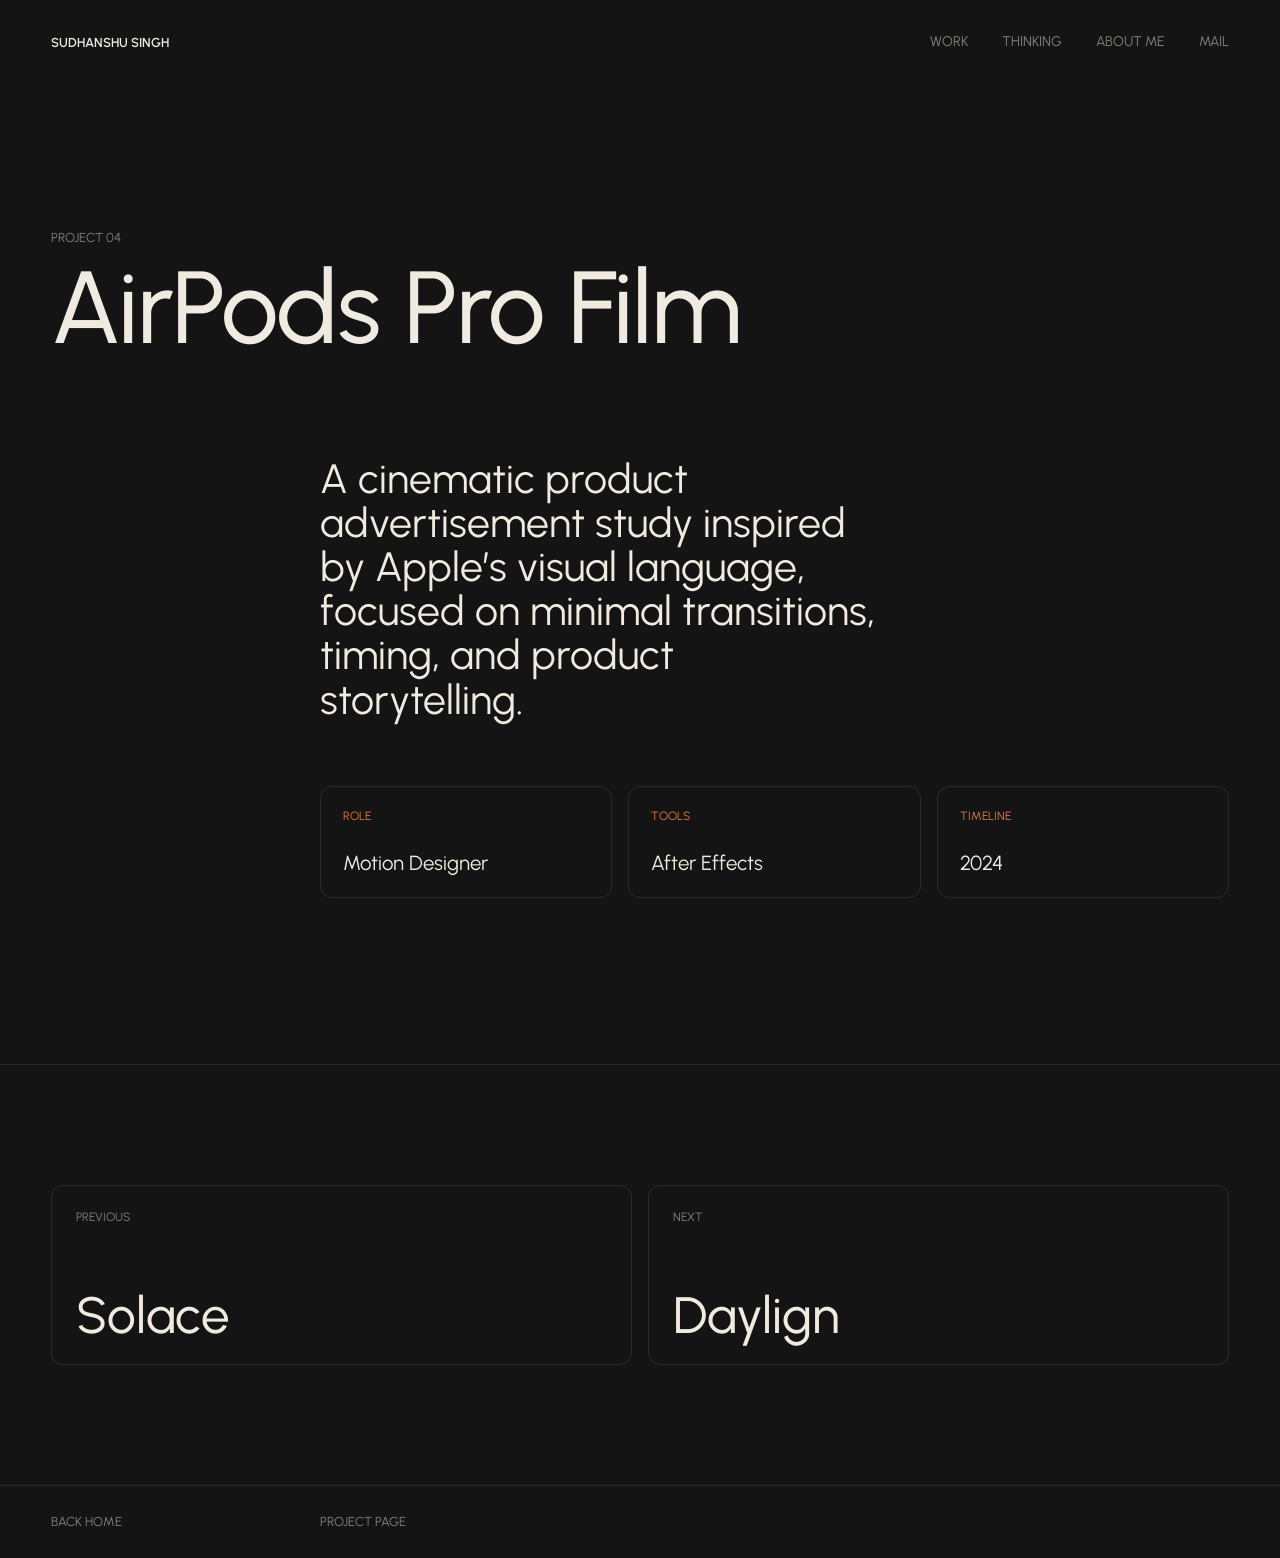
<file: work/airpods-pro-film/index.html>
<!doctype html>
<html lang="en">
  <head>
    <meta charset="utf-8" />
    <meta name="viewport" content="width=device-width, initial-scale=1" />
    <title>AirPods Pro Film - Sudhanshu Singh</title>
    <link rel="preconnect" href="https://fonts.googleapis.com" />
    <link rel="preconnect" href="https://fonts.gstatic.com" crossorigin />
    <link href="https://fonts.googleapis.com/css2?family=Urbanist:ital,wght@0,300..900;1,300..900&display=swap" rel="stylesheet" />
    <link rel="stylesheet" href="../../styles.css" />
  </head>
  <body>
    <header class="site-header">
      <a class="brand" href="../../">Sudhanshu Singh</a>
      <button class="nav-toggle" id="nav-toggle" type="button" aria-label="Open menu" aria-expanded="false" aria-controls="primary-nav"><span class="nav-toggle-bar"></span><span class="nav-toggle-bar"></span></button>
      <nav class="nav" id="primary-nav" aria-label="Primary navigation">
        <a href="../../work/">Work</a>
        <a href="../../thinking/">Thinking</a>
        <a href="../../">About Me</a>
        <a href="mailto:sudhanshusingh162004@gmail.com">Mail</a>
      </nav>
    </header>
    <main>
      <section class="case case-page" aria-labelledby="case-title">
        <div class="section-head">
          <p class="section-label">Project 04</p>
          <h1 id="case-title">AirPods Pro Film</h1>
        </div>
        <div class="case-intro">
          <p>
            A cinematic product advertisement study inspired by Apple’s visual language, focused on minimal transitions,
            timing, and product storytelling.
          </p>
          <dl>
            <div><dt>Role</dt><dd>Motion Designer</dd></div>
            <div><dt>Tools</dt><dd>After Effects</dd></div>
            <div><dt>Timeline</dt><dd>2024</dd></div>
          </dl>
        </div>
      </section>
      <nav class="project-nav" aria-label="Project navigation">
        <a href="../solace/"><span>Previous</span><strong>Solace</strong></a>
        <a href="../daylign/"><span>Next</span><strong>Daylign</strong></a>
      </nav>
    </main>
    <footer class="site-footer"><span><a href="../../">Back home</a></span><span>Project page</span></footer>
  </body>
</html>
</file>
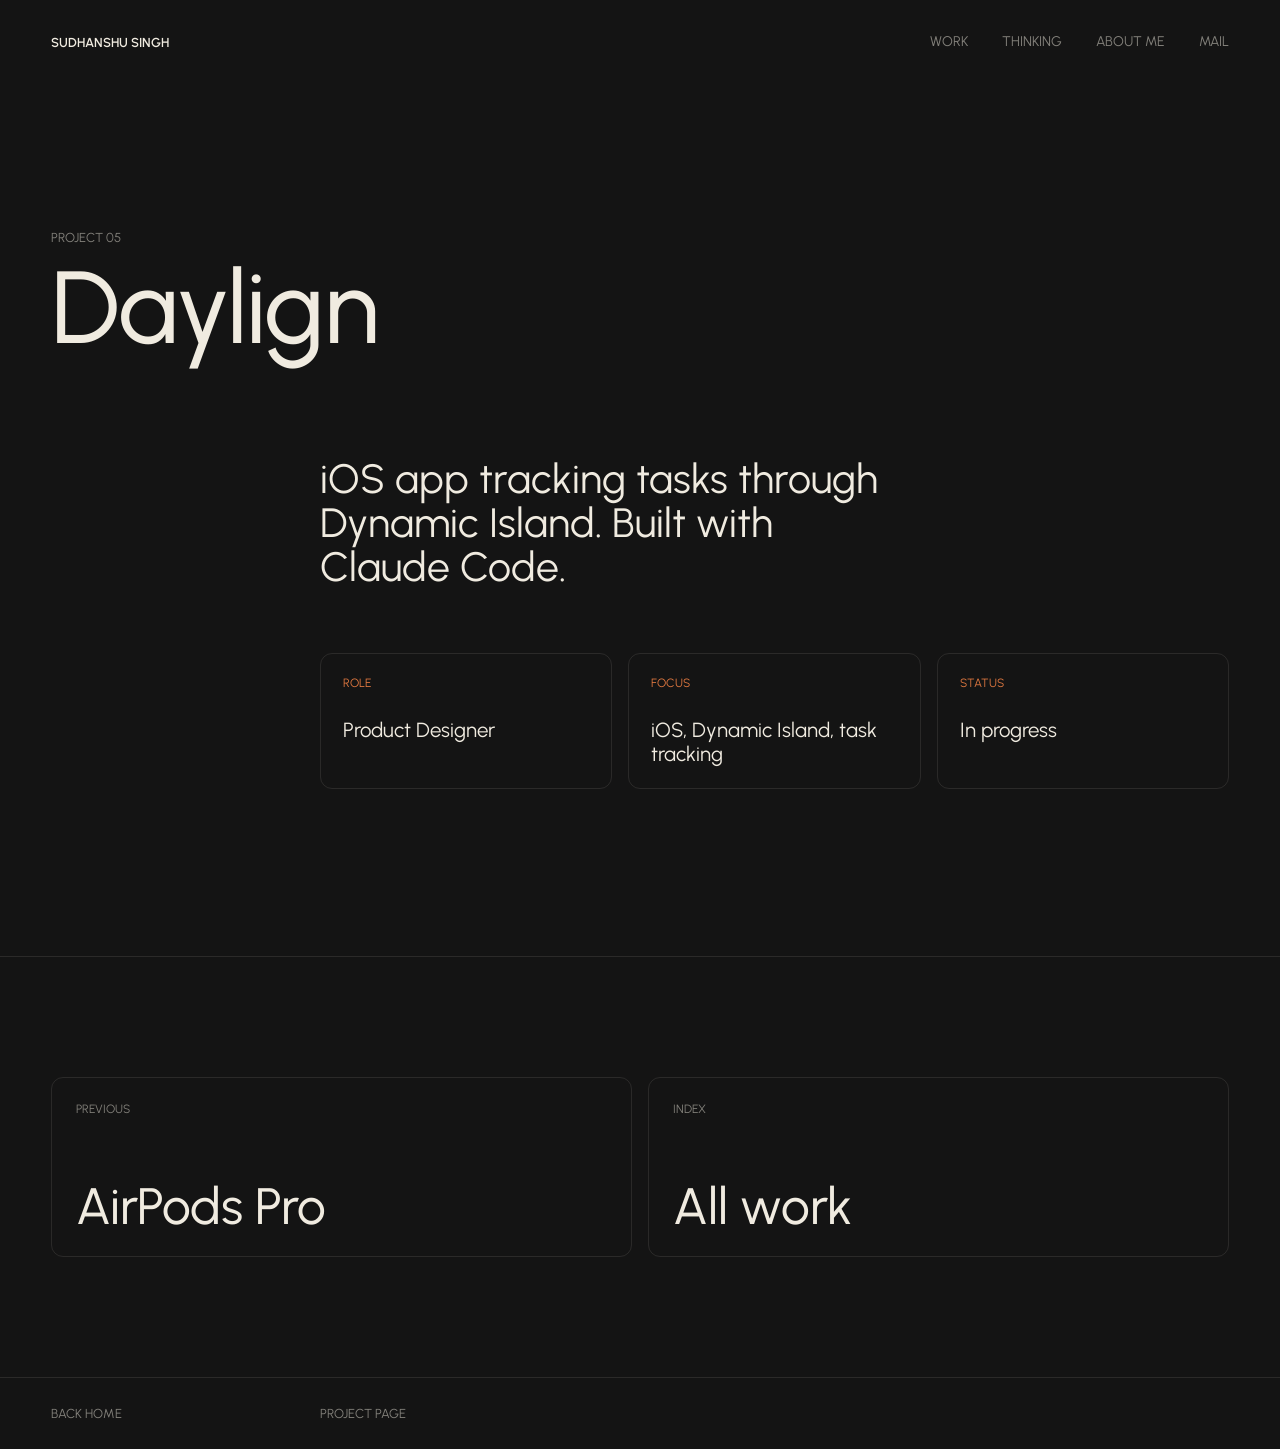
<file: work/daylign/index.html>
<!doctype html>
<html lang="en">
  <head>
    <meta charset="utf-8" />
    <meta name="viewport" content="width=device-width, initial-scale=1" />
    <title>Daylign - Sudhanshu Singh</title>
    <link rel="preconnect" href="https://fonts.googleapis.com" />
    <link rel="preconnect" href="https://fonts.gstatic.com" crossorigin />
    <link href="https://fonts.googleapis.com/css2?family=Urbanist:ital,wght@0,300..900;1,300..900&display=swap" rel="stylesheet" />
    <link rel="stylesheet" href="../../styles.css" />
  </head>
  <body>
    <header class="site-header">
      <a class="brand" href="../../">Sudhanshu Singh</a>
      <button class="nav-toggle" id="nav-toggle" type="button" aria-label="Open menu" aria-expanded="false" aria-controls="primary-nav"><span class="nav-toggle-bar"></span><span class="nav-toggle-bar"></span></button>
      <nav class="nav" id="primary-nav" aria-label="Primary navigation">
        <a href="../../work/">Work</a>
        <a href="../../thinking/">Thinking</a>
        <a href="../../">About Me</a>
        <a href="mailto:sudhanshusingh162004@gmail.com">Mail</a>
      </nav>
    </header>
    <main>
      <section class="case case-page" aria-labelledby="case-title">
        <div class="section-head">
          <p class="section-label">Project 05</p>
          <h1 id="case-title">Daylign</h1>
        </div>
        <div class="case-intro">
          <p>iOS app tracking tasks through Dynamic Island. Built with Claude Code.</p>
          <dl>
            <div><dt>Role</dt><dd>Product Designer</dd></div>
            <div><dt>Focus</dt><dd>iOS, Dynamic Island, task tracking</dd></div>
            <div><dt>Status</dt><dd>In progress</dd></div>
          </dl>
        </div>
      </section>
      <nav class="project-nav" aria-label="Project navigation">
        <a href="../airpods-pro-film/"><span>Previous</span><strong>AirPods Pro</strong></a>
        <a href="../../work/"><span>Index</span><strong>All work</strong></a>
      </nav>
    </main>
    <footer class="site-footer"><span><a href="../../">Back home</a></span><span>Project page</span></footer>
  </body>
</html>
</file>
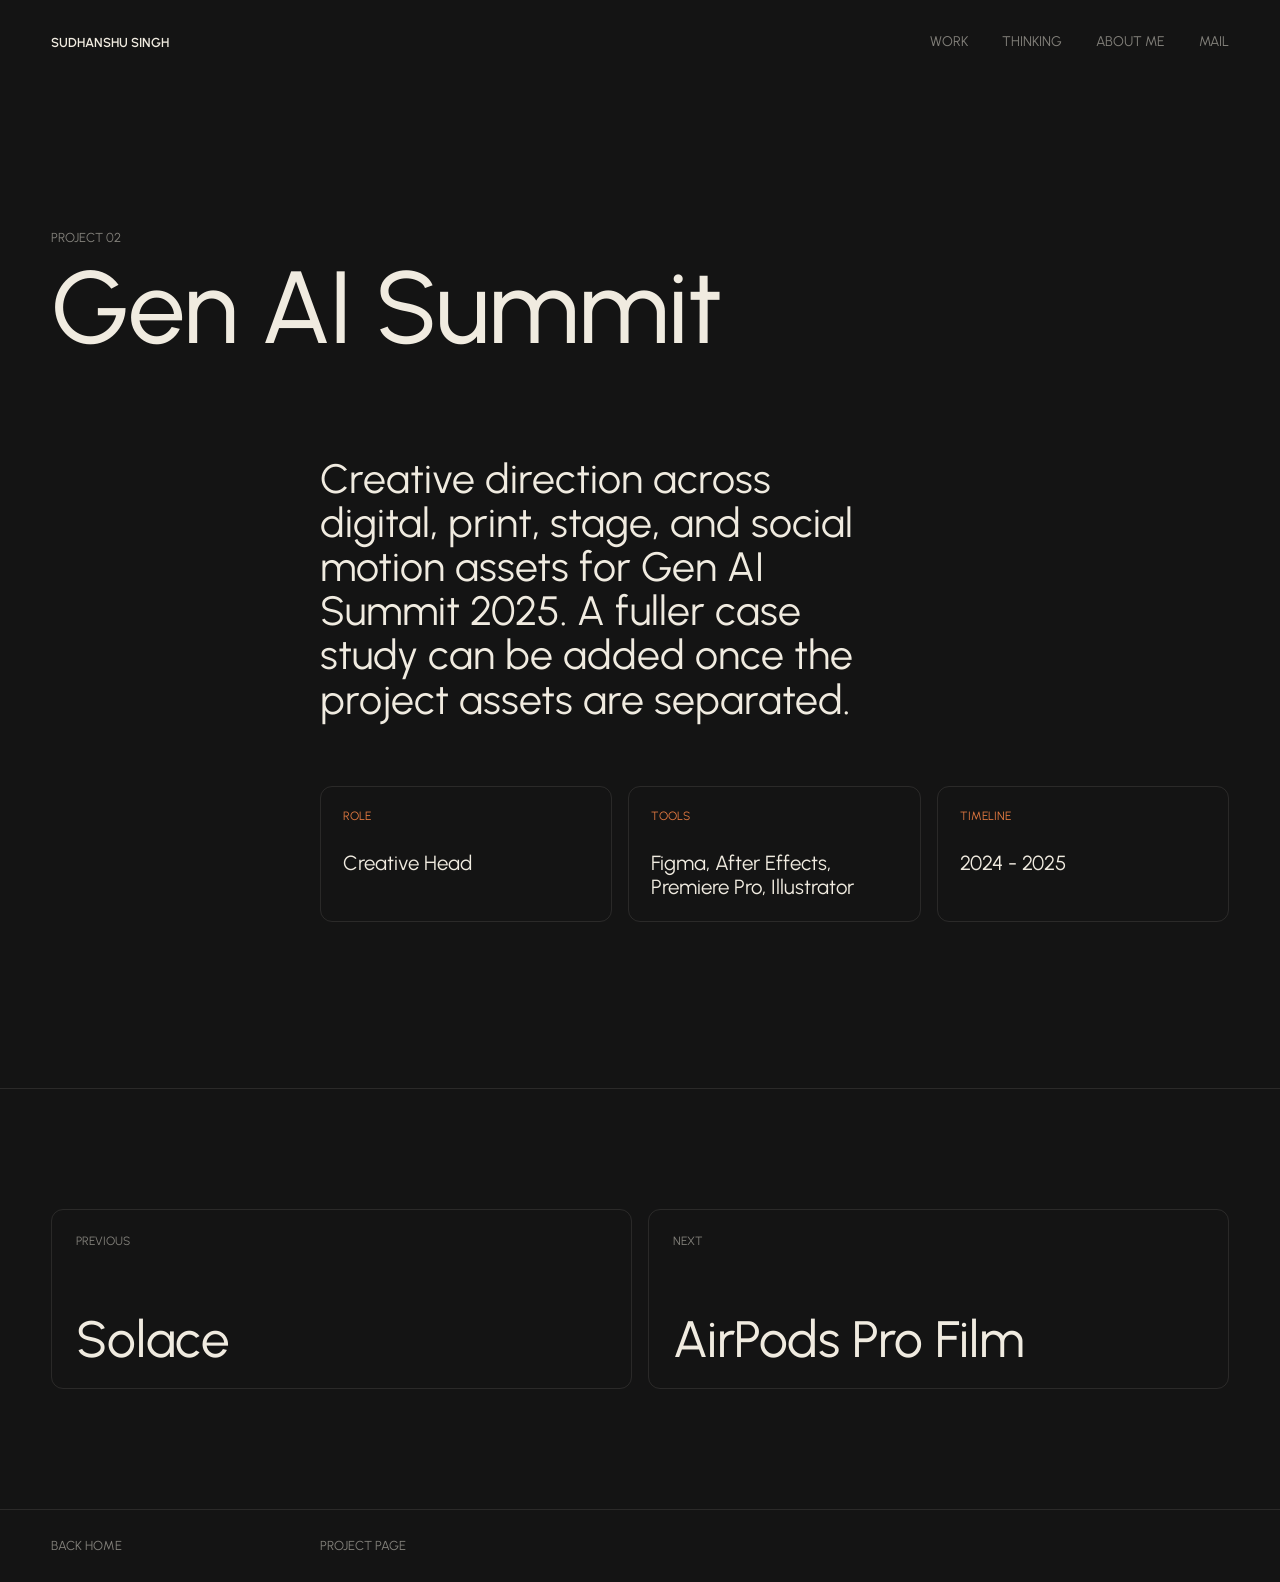
<file: work/gen-ai-summit/index.html>
<!doctype html>
<html lang="en">
  <head>
    <meta charset="utf-8" />
    <meta name="viewport" content="width=device-width, initial-scale=1" />
    <title>Gen AI Summit - Sudhanshu Singh</title>
    <link rel="preconnect" href="https://fonts.googleapis.com" />
    <link rel="preconnect" href="https://fonts.gstatic.com" crossorigin />
    <link href="https://fonts.googleapis.com/css2?family=Urbanist:ital,wght@0,300..900;1,300..900&display=swap" rel="stylesheet" />
    <link rel="stylesheet" href="../../styles.css" />
  </head>
  <body>
    <header class="site-header">
      <a class="brand" href="../../">Sudhanshu Singh</a>
      <button class="nav-toggle" id="nav-toggle" type="button" aria-label="Open menu" aria-expanded="false" aria-controls="primary-nav"><span class="nav-toggle-bar"></span><span class="nav-toggle-bar"></span></button>
      <nav class="nav" id="primary-nav" aria-label="Primary navigation">
        <a href="../../work/">Work</a>
        <a href="../../thinking/">Thinking</a>
        <a href="../../">About Me</a>
        <a href="mailto:sudhanshusingh162004@gmail.com">Mail</a>
      </nav>
    </header>
    <main>
      <section class="case case-page" aria-labelledby="case-title">
        <div class="section-head">
          <p class="section-label">Project 02</p>
          <h1 id="case-title">Gen AI Summit</h1>
        </div>
        <div class="case-intro">
          <p>
            Creative direction across digital, print, stage, and social motion assets for Gen AI Summit 2025.
            A fuller case study can be added once the project assets are separated.
          </p>
          <dl>
            <div><dt>Role</dt><dd>Creative Head</dd></div>
            <div><dt>Tools</dt><dd>Figma, After Effects, Premiere Pro, Illustrator</dd></div>
            <div><dt>Timeline</dt><dd>2024 - 2025</dd></div>
          </dl>
        </div>
      </section>
      <nav class="project-nav" aria-label="Project navigation">
        <a href="../solace/"><span>Previous</span><strong>Solace</strong></a>
        <a href="../airpods-pro-film/"><span>Next</span><strong>AirPods Pro Film</strong></a>
      </nav>
    </main>
    <footer class="site-footer"><span><a href="../../">Back home</a></span><span>Project page</span></footer>
  </body>
</html>
</file>
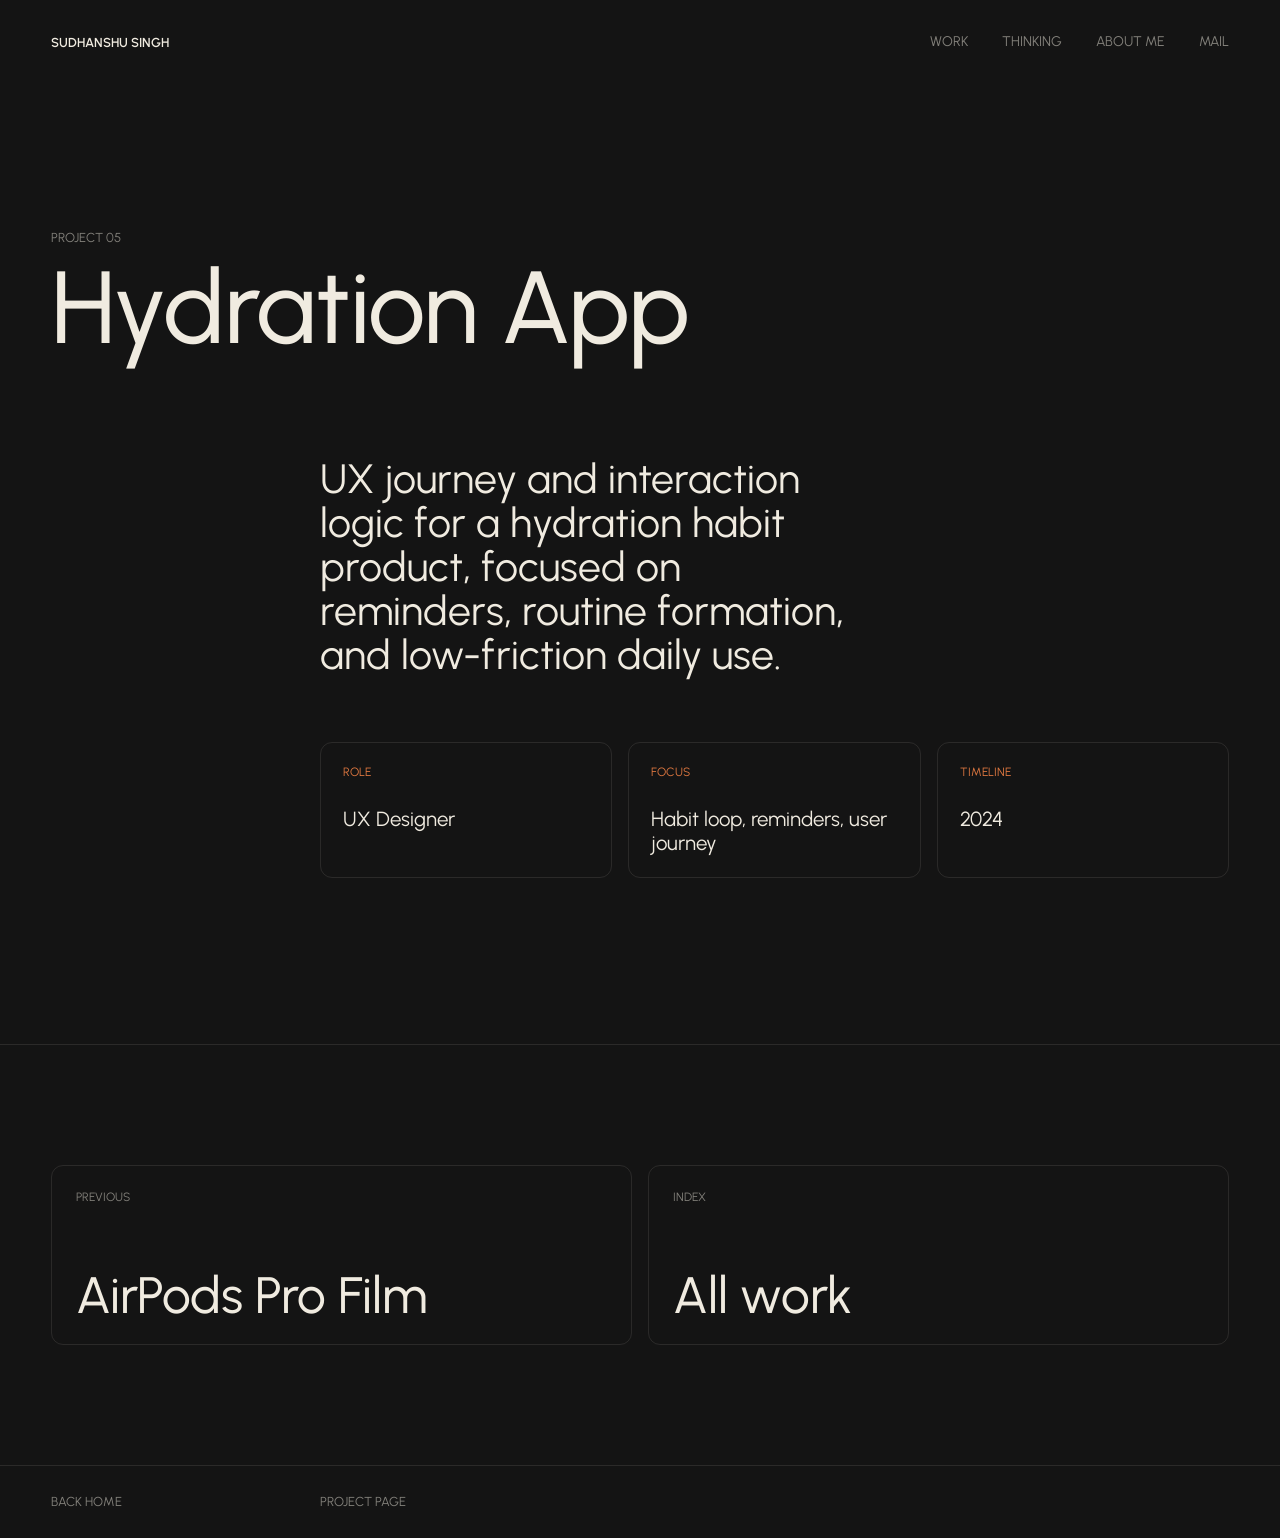
<file: work/hydration-app/index.html>
<!doctype html>
<html lang="en">
  <head>
    <meta charset="utf-8" />
    <meta name="viewport" content="width=device-width, initial-scale=1" />
    <title>Hydration App - Sudhanshu Singh</title>
    <link rel="preconnect" href="https://fonts.googleapis.com" />
    <link rel="preconnect" href="https://fonts.gstatic.com" crossorigin />
    <link href="https://fonts.googleapis.com/css2?family=Urbanist:ital,wght@0,300..900;1,300..900&display=swap" rel="stylesheet" />
    <link rel="stylesheet" href="../../styles.css" />
  </head>
  <body>
    <header class="site-header">
      <a class="brand" href="../../">Sudhanshu Singh</a>
      <button class="nav-toggle" id="nav-toggle" type="button" aria-label="Open menu" aria-expanded="false" aria-controls="primary-nav"><span class="nav-toggle-bar"></span><span class="nav-toggle-bar"></span></button>
      <nav class="nav" id="primary-nav" aria-label="Primary navigation">
        <a href="../../work/">Work</a>
        <a href="../../thinking/">Thinking</a>
        <a href="../../">About Me</a>
        <a href="mailto:sudhanshusingh162004@gmail.com">Mail</a>
      </nav>
    </header>
    <main>
      <section class="case case-page" aria-labelledby="case-title">
        <div class="section-head">
          <p class="section-label">Project 05</p>
          <h1 id="case-title">Hydration App</h1>
        </div>
        <div class="case-intro">
          <p>
            UX journey and interaction logic for a hydration habit product, focused on reminders, routine formation, and
            low-friction daily use.
          </p>
          <dl>
            <div><dt>Role</dt><dd>UX Designer</dd></div>
            <div><dt>Focus</dt><dd>Habit loop, reminders, user journey</dd></div>
            <div><dt>Timeline</dt><dd>2024</dd></div>
          </dl>
        </div>
      </section>
      <nav class="project-nav" aria-label="Project navigation">
        <a href="../airpods-pro-film/"><span>Previous</span><strong>AirPods Pro Film</strong></a>
        <a href="../../work/"><span>Index</span><strong>All work</strong></a>
      </nav>
    </main>
    <footer class="site-footer"><span><a href="../../">Back home</a></span><span>Project page</span></footer>
  </body>
</html>
</file>
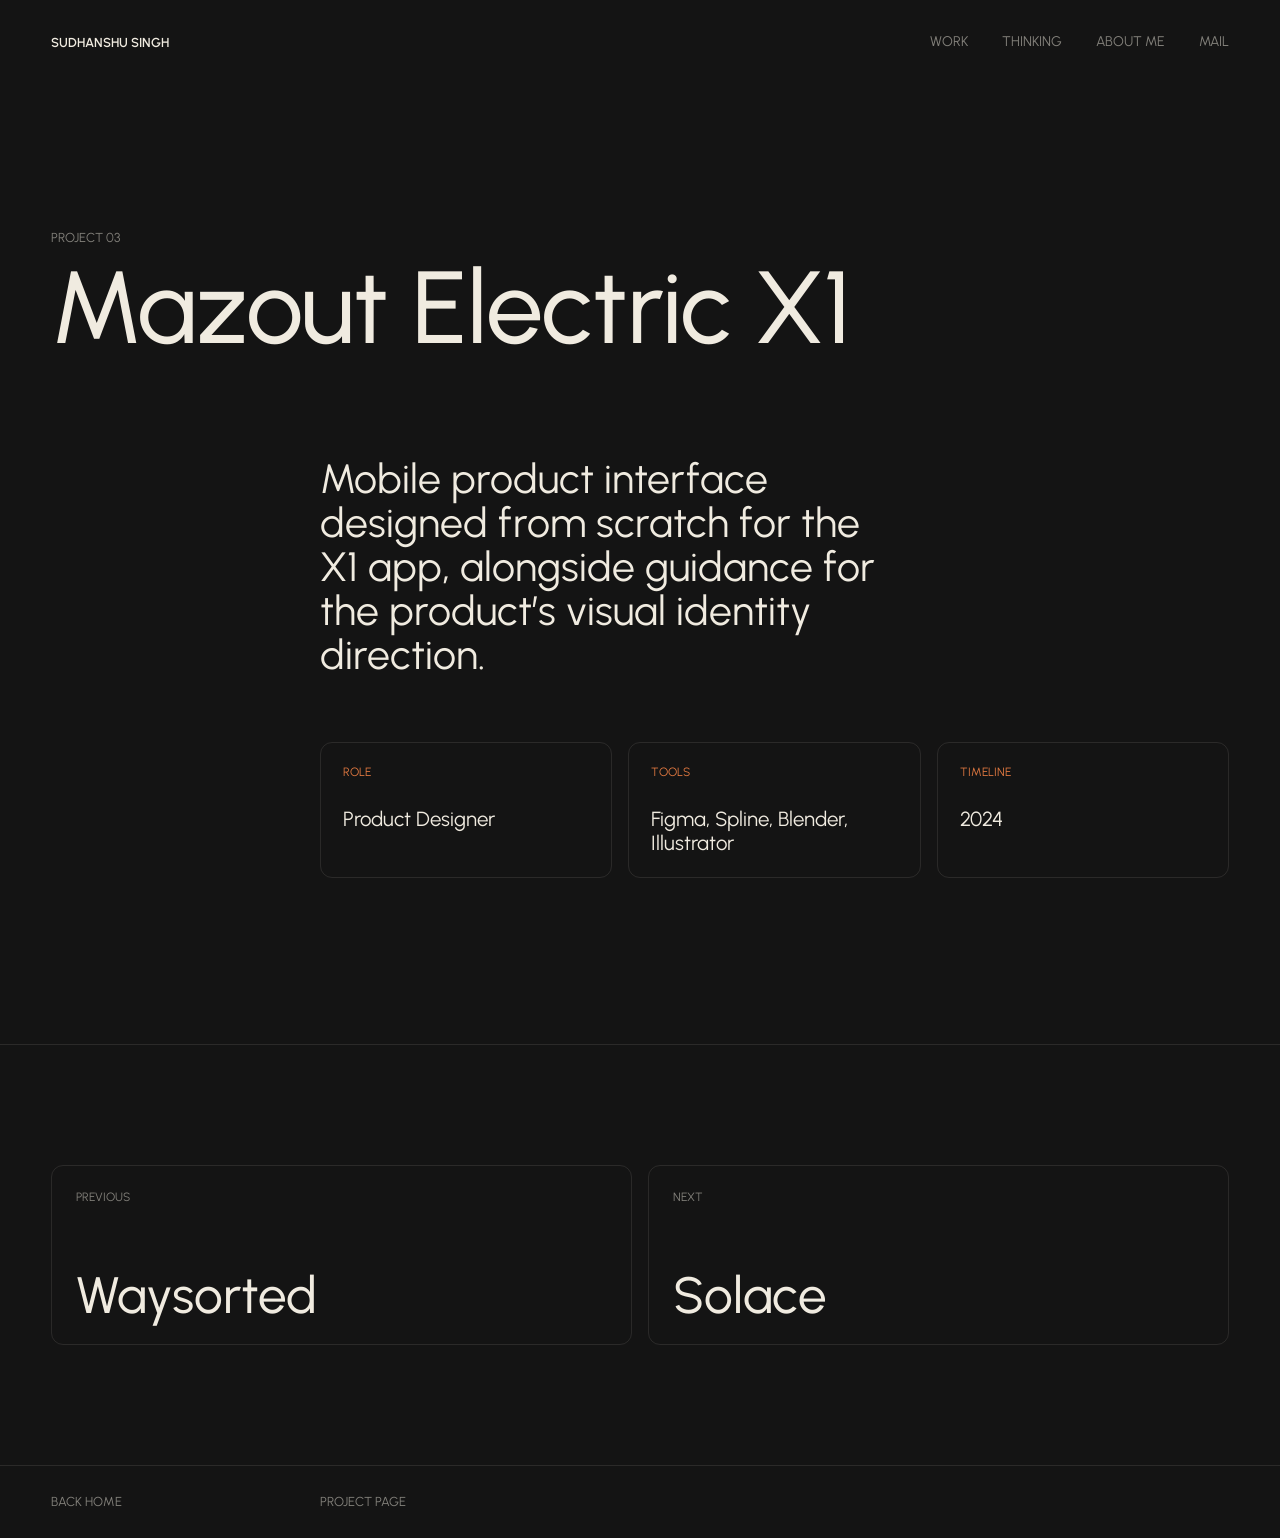
<file: work/mazout-electric/index.html>
<!doctype html>
<html lang="en">
  <head>
    <meta charset="utf-8" />
    <meta name="viewport" content="width=device-width, initial-scale=1" />
    <title>Mazout Electric X1 - Sudhanshu Singh</title>
    <link rel="preconnect" href="https://fonts.googleapis.com" />
    <link rel="preconnect" href="https://fonts.gstatic.com" crossorigin />
    <link href="https://fonts.googleapis.com/css2?family=Urbanist:ital,wght@0,300..900;1,300..900&display=swap" rel="stylesheet" />
    <link rel="stylesheet" href="../../styles.css" />
  </head>
  <body>
    <header class="site-header">
      <a class="brand" href="../../">Sudhanshu Singh</a>
      <button class="nav-toggle" id="nav-toggle" type="button" aria-label="Open menu" aria-expanded="false" aria-controls="primary-nav"><span class="nav-toggle-bar"></span><span class="nav-toggle-bar"></span></button>
      <nav class="nav" id="primary-nav" aria-label="Primary navigation">
        <a href="../../work/">Work</a>
        <a href="../../thinking/">Thinking</a>
        <a href="../../">About Me</a>
        <a href="mailto:sudhanshusingh162004@gmail.com">Mail</a>
      </nav>
    </header>
    <main>
      <section class="case case-page" aria-labelledby="case-title">
        <div class="section-head">
          <p class="section-label">Project 03</p>
          <h1 id="case-title">Mazout Electric X1</h1>
        </div>
        <div class="case-intro">
          <p>
            Mobile product interface designed from scratch for the X1 app, alongside guidance for the product’s visual
            identity direction.
          </p>
          <dl>
            <div><dt>Role</dt><dd>Product Designer</dd></div>
            <div><dt>Tools</dt><dd>Figma, Spline, Blender, Illustrator</dd></div>
            <div><dt>Timeline</dt><dd>2024</dd></div>
          </dl>
        </div>
      </section>
      <nav class="project-nav" aria-label="Project navigation">
        <a href="../waysorted/"><span>Previous</span><strong>Waysorted</strong></a>
        <a href="../solace/"><span>Next</span><strong>Solace</strong></a>
      </nav>
    </main>
    <footer class="site-footer"><span><a href="../../">Back home</a></span><span>Project page</span></footer>
  </body>
</html>
</file>
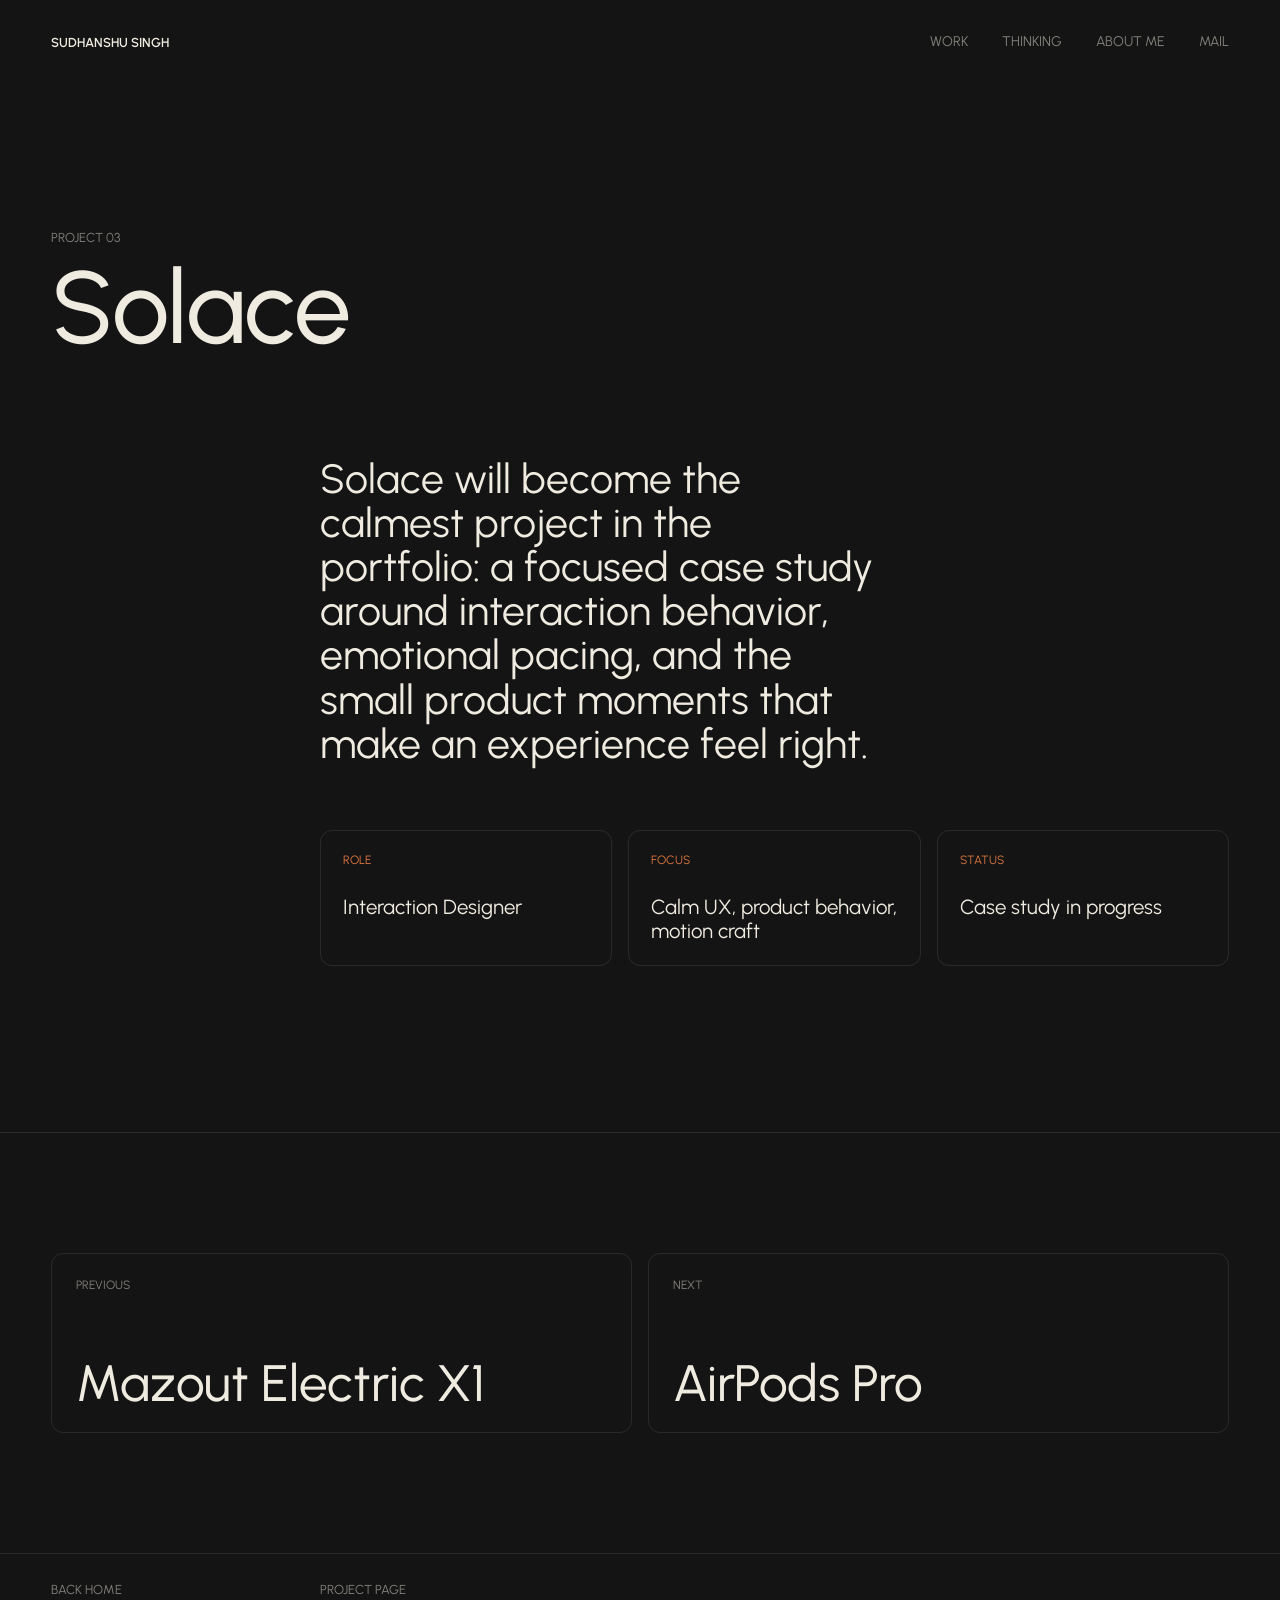
<file: work/solace/index.html>
<!doctype html>
<html lang="en">
  <head>
    <meta charset="utf-8" />
    <meta name="viewport" content="width=device-width, initial-scale=1" />
    <title>Solace - Sudhanshu Singh</title>
    <link rel="preconnect" href="https://fonts.googleapis.com" />
    <link rel="preconnect" href="https://fonts.gstatic.com" crossorigin />
    <link href="https://fonts.googleapis.com/css2?family=Urbanist:ital,wght@0,300..900;1,300..900&display=swap" rel="stylesheet" />
    <link rel="stylesheet" href="../../styles.css" />
  </head>
  <body>
    <header class="site-header">
      <a class="brand" href="../../">Sudhanshu Singh</a>
      <button class="nav-toggle" id="nav-toggle" type="button" aria-label="Open menu" aria-expanded="false" aria-controls="primary-nav"><span class="nav-toggle-bar"></span><span class="nav-toggle-bar"></span></button>
      <nav class="nav" id="primary-nav" aria-label="Primary navigation">
        <a href="../../work/">Work</a>
        <a href="../../thinking/">Thinking</a>
        <a href="../../">About Me</a>
        <a href="mailto:sudhanshusingh162004@gmail.com">Mail</a>
      </nav>
    </header>
    <main>
      <section class="case case-page" aria-labelledby="case-title">
        <div class="section-head">
          <p class="section-label">Project 03</p>
          <h1 id="case-title">Solace</h1>
        </div>
        <div class="case-intro">
          <p>
            Solace will become the calmest project in the portfolio: a focused case study around interaction behavior,
            emotional pacing, and the small product moments that make an experience feel right.
          </p>
          <dl>
            <div><dt>Role</dt><dd>Interaction Designer</dd></div>
            <div><dt>Focus</dt><dd>Calm UX, product behavior, motion craft</dd></div>
            <div><dt>Status</dt><dd>Case study in progress</dd></div>
          </dl>
        </div>
      </section>
      <nav class="project-nav" aria-label="Project navigation">
        <a href="../mazout-electric/"><span>Previous</span><strong>Mazout Electric X1</strong></a>
        <a href="../airpods-pro-film/"><span>Next</span><strong>AirPods Pro</strong></a>
      </nav>
    </main>
    <footer class="site-footer"><span><a href="../../">Back home</a></span><span>Project page</span></footer>
  </body>
</html>
</file>
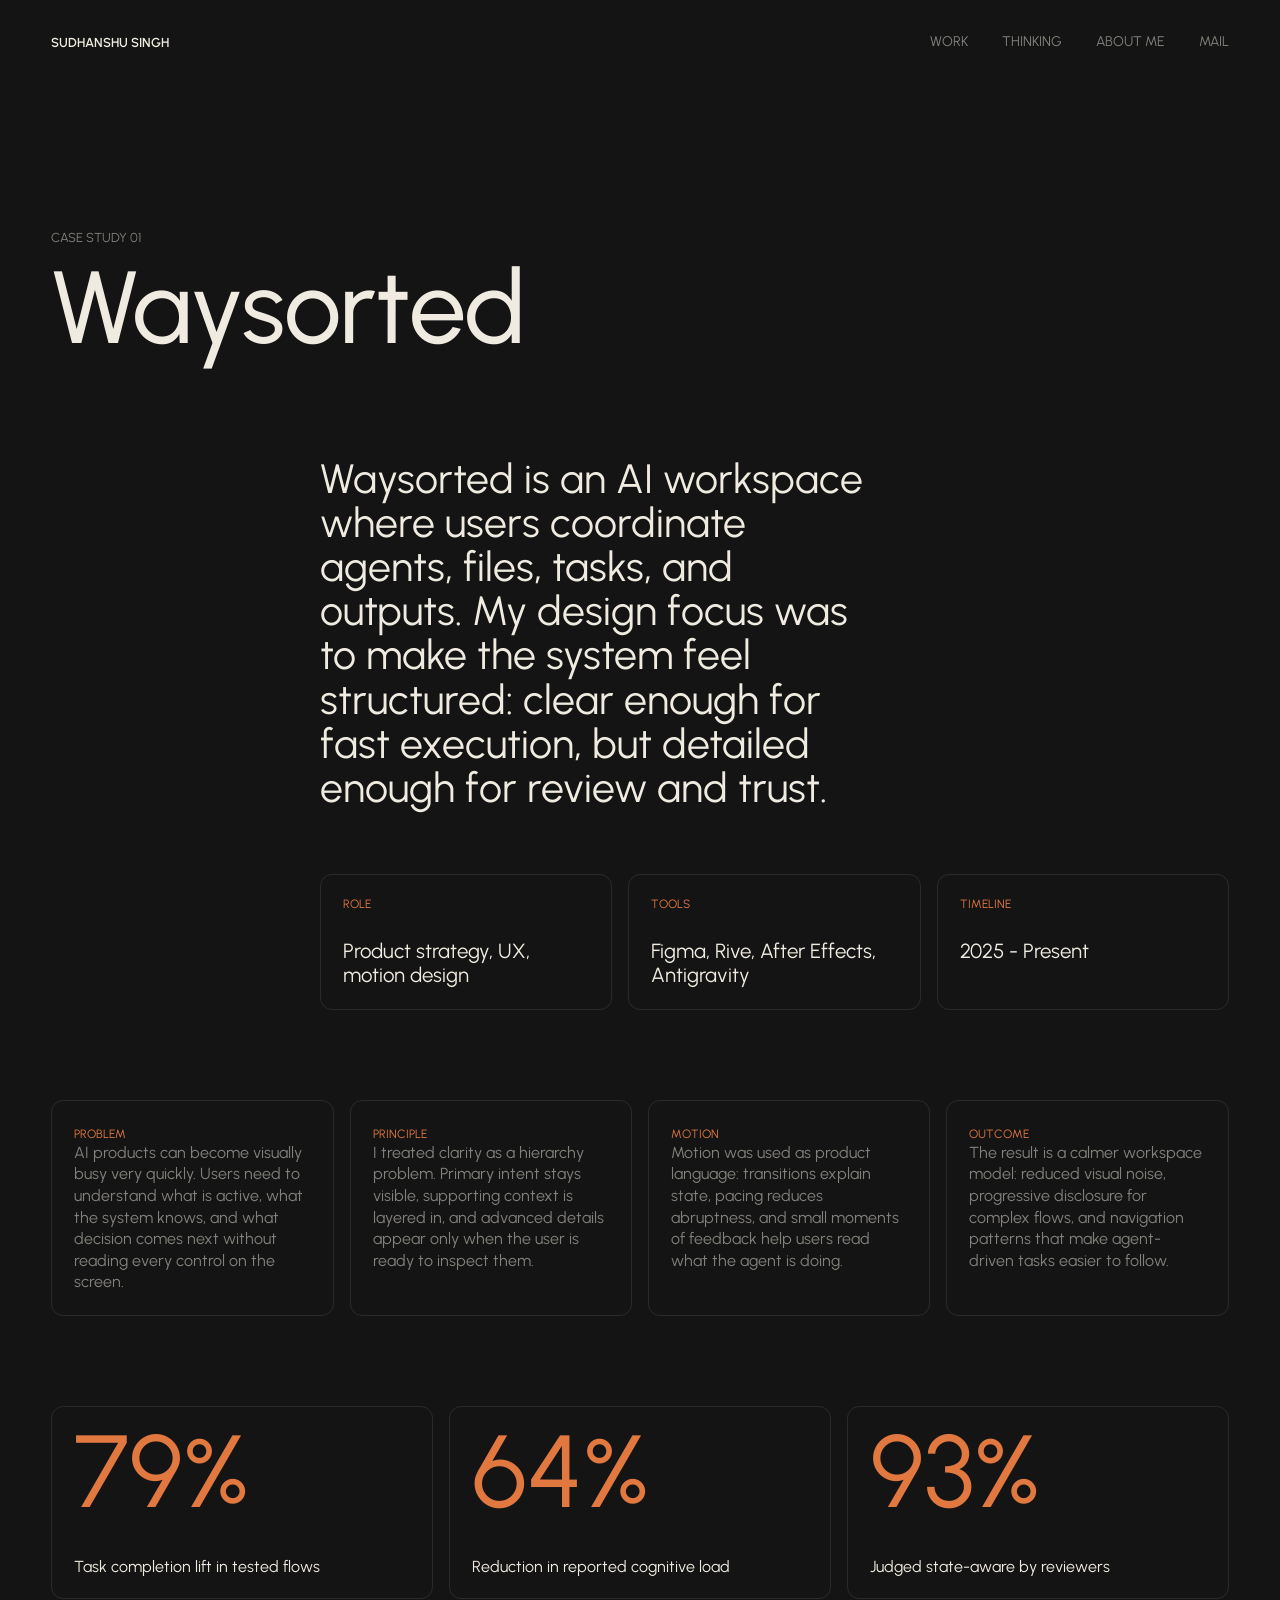
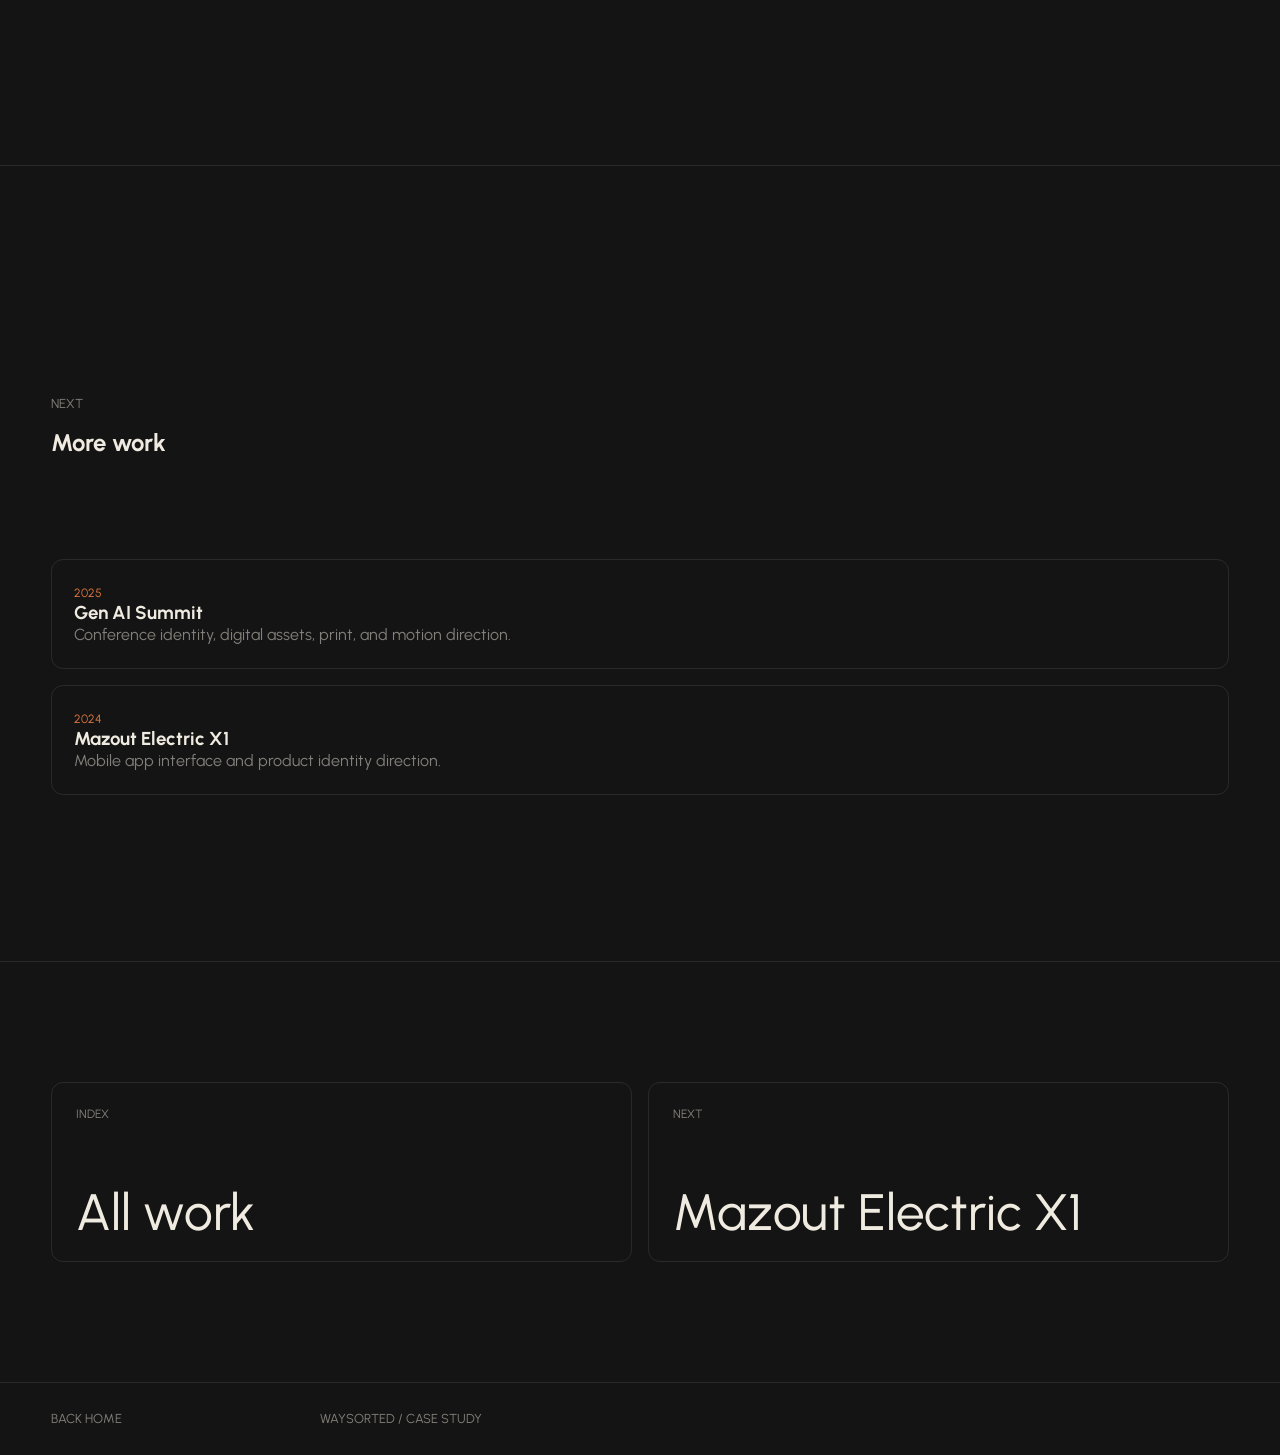
<file: work/waysorted/index.html>
<!doctype html>
<html lang="en">
  <head>
    <meta charset="utf-8" />
    <meta name="viewport" content="width=device-width, initial-scale=1" />
    <title>Waysorted - Sudhanshu Singh</title>
    <meta name="description" content="Waysorted case study by Sudhanshu Singh." />
    <link rel="preconnect" href="https://fonts.googleapis.com" />
    <link rel="preconnect" href="https://fonts.gstatic.com" crossorigin />
    <link href="https://fonts.googleapis.com/css2?family=Urbanist:ital,wght@0,300..900;1,300..900&display=swap" rel="stylesheet" />
    <link rel="stylesheet" href="../../styles.css" />
  </head>
  <body>
    <header class="site-header">
      <a class="brand" href="../../">Sudhanshu Singh</a>
      <button class="nav-toggle" id="nav-toggle" type="button" aria-label="Open menu" aria-expanded="false" aria-controls="primary-nav"><span class="nav-toggle-bar"></span><span class="nav-toggle-bar"></span></button>
      <nav class="nav" id="primary-nav" aria-label="Primary navigation">
        <a href="../../work/">Work</a>
        <a href="../../thinking/">Thinking</a>
        <a href="../../">About Me</a>
        <a href="mailto:sudhanshusingh162004@gmail.com">Mail</a>
      </nav>
    </header>

    <main>
      <section class="case case-page" aria-labelledby="case-title">
        <div class="section-head">
          <p class="section-label">Case study 01</p>
          <h1 id="case-title">Waysorted</h1>
        </div>

        <div class="case-intro">
          <p>
            Waysorted is an AI workspace where users coordinate agents, files, tasks, and outputs. My design focus was to
            make the system feel structured: clear enough for fast execution, but detailed enough for review and trust.
          </p>
          <dl>
            <div>
              <dt>Role</dt>
              <dd>Product strategy, UX, motion design</dd>
            </div>
            <div>
              <dt>Tools</dt>
              <dd>Figma, Rive, After Effects, Antigravity</dd>
            </div>
            <div>
              <dt>Timeline</dt>
              <dd>2025 - Present</dd>
            </div>
          </dl>
        </div>

        <div class="case-writing">
          <article>
            <span>Problem</span>
            <p>
              AI products can become visually busy very quickly. Users need to understand what is active, what the system
              knows, and what decision comes next without reading every control on the screen.
            </p>
          </article>
          <article>
            <span>Principle</span>
            <p>
              I treated clarity as a hierarchy problem. Primary intent stays visible, supporting context is layered in,
              and advanced details appear only when the user is ready to inspect them.
            </p>
          </article>
          <article>
            <span>Motion</span>
            <p>
              Motion was used as product language: transitions explain state, pacing reduces abruptness, and small moments
              of feedback help users read what the agent is doing.
            </p>
          </article>
          <article>
            <span>Outcome</span>
            <p>
              The result is a calmer workspace model: reduced visual noise, progressive disclosure for complex flows, and
              navigation patterns that make agent-driven tasks easier to follow.
            </p>
          </article>
        </div>

        <div class="metrics" aria-label="Waysorted outcomes">
          <div>
            <strong>79%</strong>
            <span>Task completion lift in tested flows</span>
          </div>
          <div>
            <strong>64%</strong>
            <span>Reduction in reported cognitive load</span>
          </div>
          <div>
            <strong>93%</strong>
            <span>Judged state-aware by reviewers</span>
          </div>
        </div>
      </section>

      <section class="archive" aria-labelledby="next-title">
        <div class="section-head">
          <p class="section-label">Next</p>
          <h2 id="next-title">More work</h2>
        </div>
        <div class="archive-list">
          <article>
            <span>2025</span>
            <h3><a href="../gen-ai-summit/">Gen AI Summit</a></h3>
            <p>Conference identity, digital assets, print, and motion direction.</p>
          </article>
          <article>
            <span>2024</span>
            <h3><a href="../mazout-electric/">Mazout Electric X1</a></h3>
            <p>Mobile app interface and product identity direction.</p>
          </article>
        </div>
      </section>

      <nav class="project-nav" aria-label="Project navigation">
        <a href="../../work/"><span>Index</span><strong>All work</strong></a>
        <a href="../mazout-electric/"><span>Next</span><strong>Mazout Electric X1</strong></a>
      </nav>
    </main>

    <footer class="site-footer">
      <span><a href="../../">Back home</a></span>
      <span>Waysorted / Case study</span>
    </footer>
  </body>
</html>
</file>
<file: styles.css>
/* Dark is the default theme */
:root {
  --bg: #141414;
  --ink: #f0ebe0;
  --accent: #e07840;
  --muted: rgba(240, 235, 224, 0.5);
  --line: rgba(240, 235, 224, 0.1);
  --placeholder: #242424;
  --placeholder-hover: #2e2e2e;
  --max: 1360px;
  --pad: clamp(20px, 4vw, 56px);
  --side: clamp(120px, 16vw, 230px);
  --radius: 12px;
  --glitch-color-1: #ff3c41;
  --glitch-color-2: #00e5ff;
  --glitch-blend: screen;
  --scanline-color: rgba(240, 235, 224, 0.05);
  --header-scrolled-bg: rgba(20, 20, 20, 0.88);
  --accent-glow: rgba(224, 120, 64, 0.4);
  font-family: "Urbanist", ui-sans-serif, system-ui, -apple-system, BlinkMacSystemFont, "Segoe UI", sans-serif;
  background: var(--bg);
  color: var(--ink);
}

/* ── Light mode (opt-in) ── */
html[data-theme="light"] {
  --bg: #f5f0e8;
  --ink: #1a1a1a;
  --accent: #3d4f3a;
  --muted: rgba(26, 26, 26, 0.62);
  --line: rgba(26, 26, 26, 0.14);
  --placeholder: #e8e4dc;
  --placeholder-hover: #e0d9cc;
  --glitch-color-1: #e74c3c;
  --glitch-color-2: #3498db;
  --glitch-blend: multiply;
  --scanline-color: rgba(0, 0, 0, 0.045);
  --header-scrolled-bg: rgba(245, 240, 232, 0.85);
  --accent-glow: rgba(61, 79, 58, 0.4);
}
html[data-theme="light"] body {
  background: var(--bg);
  color: var(--ink);
}

* {
  box-sizing: border-box;
  cursor: none !important;
}

html {
  scroll-behavior: smooth;
}

body {
  margin: 0;
  min-width: 320px;
  background: var(--bg);
  color: var(--ink);
}

body.is-transitioning .page-shell {
  opacity: 0;
}

a {
  color: inherit;
  text-decoration: none;
}

h1,
h2,
h3,
p {
  margin: 0;
}

p {
  max-width: 560px;
  color: var(--muted);
  line-height: 1.35;
}

.custom-cursor {
  position: fixed;
  top: 0;
  left: 0;
  z-index: 9999;
  width: 16px;
  height: 16px;
  pointer-events: none;
  opacity: 0;
  transform: translate3d(-100px, -100px, 0);
  transition: opacity 0.18s ease;
}

.custom-cursor svg {
  width: 100%;
  height: 100%;
  overflow: visible;
  transform: rotate(20deg);
  transform-origin: 0 0;
  transition: transform 0.15s ease;
}

.custom-cursor .cursor-pill {
  position: absolute;
  top: 50%;
  left: 50%;
  transform: translate(-50%, -50%) scale(0.35);
  display: flex;
  align-items: center;
  justify-content: center;
  width: 5px;
  height: 5px;
  border-radius: 34px;
  background-color: var(--accent);
  color: transparent;
  font-size: 14px;
  font-weight: 500;
  line-height: 1;
  pointer-events: none;
  opacity: 0;
  overflow: hidden;
  transition: opacity 0.15s ease, transform 0.15s ease, width 0.15s ease, height 0.15s ease, color 0.15s ease;
}

.custom-cursor.is-visible {
  opacity: 1;
}

.custom-cursor.is-hovering svg {
  transform: scale(1.1);
}

.page-loader {
  position: fixed;
  inset: 0;
  z-index: 9999;
  display: flex;
  flex-direction: column;
  background: #111;
  pointer-events: none;
  overflow: hidden;
  transition: opacity 0.5s ease, transform 0.5s cubic-bezier(0.76, 0, 0.24, 1);
}

body.has-loaded-before .page-loader {
  display: none;
}

/* Top half of loader */
.loader-top {
  flex: 1;
  display: flex;
  align-items: flex-end;
  justify-content: space-between;
  padding: 0 clamp(20px, 4vw, 56px) 32px;
}

.loader-name {
  font-family: "Urbanist", sans-serif;
  font-size: clamp(1.8rem, 5vw, 3rem);
  font-weight: 300;
  letter-spacing: -0.02em;
  line-height: 1;
  color: #7aab68;
  font-variant-numeric: tabular-nums;
}

/* Full-width progress line divider */
.loader-line {
  width: 100%;
  height: 1px;
  background: rgba(255,255,255,0.15);
  position: relative;
  flex-shrink: 0;
}

.loader-line-fill {
  position: absolute;
  top: 0;
  left: 0;
  height: 100%;
  width: 100%;
  background: rgba(255,255,255,0.6);
  transform: scaleX(0);
  transform-origin: left;
  transition: transform 0.1s linear;
}

/* Bottom half of loader */
.loader-bottom {
  flex: 1;
}

.loader-count {
  display: flex;
  align-items: baseline;
  color: rgba(255,255,255,0.9);
  font-family: "Urbanist", sans-serif;
  font-style: normal;
  font-size: clamp(1.8rem, 5vw, 3rem);
  font-variant-numeric: tabular-nums;
  font-weight: 300;
  line-height: 1;
  letter-spacing: -0.02em;
}

.loader-count-value {
  min-width: 3ch;
  text-align: right;
}

.loader-percent {
  display: inline-block;
  margin-left: 0.05em;
  font-size: 65%;
  line-height: 1;
  font-weight: 300;
  opacity: 0.6;
}

body.has-loader:not(.has-loaded-before) .page-shell {
  opacity: 0;
}

.site-header {
  position: fixed;
  top: 0;
  left: 0;
  width: 100vw;
  display: flex;
  justify-content: space-between;
  align-items: center;
  gap: clamp(28px, 5vw, 88px);
  padding: 34px var(--pad);
  z-index: 100;
  transition: padding 0.3s ease, background 0.3s ease, backdrop-filter 0.24s ease, border-color 0.24s ease;
  border-bottom: 1px solid transparent;
}

.site-header.is-scrolled {
  background: var(--header-scrolled-bg);
  backdrop-filter: blur(24px) saturate(160%);
  -webkit-backdrop-filter: blur(24px) saturate(160%);
  border-bottom-color: var(--line);
  box-shadow: 0 1px 0 var(--line);
}

.brand,
.nav a,
.section-label,
.meta-grid,
.hero-footer,
.feature-grid span,
.principle-grid span,
.experience-list span,
.skills li,
.site-footer {
  font-size: 13px;
  line-height: 1.2;
  text-transform: uppercase;
  letter-spacing: 0;
}

.nav a {
  font-size: 14px;
}


.brand {
  font-weight: 600;
}

.nav {
  display: flex;
  justify-content: flex-end;
  gap: clamp(16px, 3vw, 34px);
}

/* ── Hamburger toggle (mobile only) ── */
.nav-toggle {
  display: none;
  position: relative;
  width: 30px;
  height: 22px;
  margin: 0;
  padding: 0;
  background: none;
  border: none;
  cursor: none !important;
  z-index: 130;
}
.nav-toggle-bar {
  position: absolute;
  left: 2px;
  right: 2px;
  height: 2px;
  border-radius: 2px;
  background: var(--ink);
  transition: transform 0.38s cubic-bezier(0.4, 0, 0.2, 1),
              background-color 0.4s ease;
}
.nav-toggle-bar:nth-child(1) { top: 6px; }
.nav-toggle-bar:nth-child(2) { top: 14px; }
/* open → X */
.nav-toggle.is-open .nav-toggle-bar:nth-child(1) { transform: translateY(4px) rotate(45deg); }
.nav-toggle.is-open .nav-toggle-bar:nth-child(2) { transform: translateY(-4px) rotate(-45deg); }

.nav a,
.hero-ctas a,
.contact-links a,
.feature-copy a {
  position: relative;
  width: fit-content;
  color: var(--muted);
  transition: color 0.24s ease;
}

.nav a::after,
.hero-ctas a::after,
.contact-links a::after,
.feature-copy a::after {
  content: "";
  position: absolute;
  right: 0;
  bottom: -4px;
  left: 0;
  height: 1px;
  background: var(--accent);
  transform: scaleX(0);
  transform-origin: left;
  transition: transform 240ms ease;
}

.nav a:hover,
.nav a.is-active,
.hero-ctas a:hover,
.contact-links a:hover,
.feature-copy a:hover {
  color: var(--accent);
}

.nav a:hover::after,
.nav a.is-active::after,
.hero-ctas a:hover::after,
.contact-links a:hover::after,
.feature-copy a:hover::after {
  transform: scaleX(1);
}

.page-shell {
  opacity: 1;
  transition: opacity 0.4s ease;
}

.hero,
.page-section,
.case,
.archive {
  max-width: var(--max);
  margin: 0 auto;
  padding: clamp(120px, 13vw, 188px) var(--pad);
  border-bottom: 1px solid var(--line);
}

.hero-home {
  position: relative;
  min-height: 70vh;
  display: flex;
  flex-direction: column;
  justify-content: center;
  align-items: flex-start;
  padding: clamp(120px, 16vh, 170px) var(--pad) clamp(32px, 5vh, 56px);
  max-width: var(--max);
  margin: 0 auto;
  border-bottom: 1px solid var(--line);
}

.meta-grid {
  display: grid;
  grid-template-columns: 1fr 1fr;
  gap: clamp(24px, 5vw, 80px);
  color: var(--muted);
}

.hero-main {
  display: flex;
  flex-direction: column;
  gap: 24px;
  max-width: 820px;
}

.section-label {
  color: var(--muted);
}

body[data-page="work"] .page-section,
body[data-page="thinking"] .page-section {
  padding-left: clamp(24px, 4vw, 56px);
  padding-right: clamp(24px, 4vw, 56px);
}

body[data-page="work"] .section-label,
body[data-page="thinking"] .section-label {
  color: var(--ink);
  font-size: 11px;
  letter-spacing: 0.12em;
  line-height: 1.2;
  text-transform: uppercase;
  opacity: 0.4;
}

body[data-page="work"] p,
body[data-page="thinking"] p {
  max-width: 600px;
  margin-bottom: 1em;
  line-height: 1.6;
  text-align: left;
}

body[data-page="work"] h2,
body[data-page="thinking"] h2 {
  font-size: clamp(1.8rem, 4vw, 2.8rem);
  line-height: 1.05;
  font-weight: 400;
}

body[data-page="work"] .section-head + *,
body[data-page="thinking"] .section-head + * {
  margin-top: 24px;
}

body[data-page="work"] .section-head {
  display: flex;
  margin-top: 0;
  margin-bottom: clamp(56px, 7vw, 88px);
}

/* Center-aligned hero for Thinking */
body[data-page="thinking"] .section-head {
  align-items: center;
  text-align: center;
  margin-top: 0;
  margin-bottom: clamp(56px, 7vw, 88px);
}

body[data-page="thinking"] .section-head h1 {
  max-width: 820px;
  text-align: center;
}

body[data-page="work"] .section-head h1 {
  max-width: 900px;
  margin-top: 18px;
  font-size: clamp(1.8rem, 4.5vw, 3.2rem);
  line-height: 1.05;
  font-weight: 400;
}

.hero-main h1,
.section-head h1,
.case-page h1 {
  max-width: 16ch;
  font-size: clamp(42px, 6vw, 80px);
  line-height: 1;
  font-weight: 400;
  letter-spacing: -0.01em;
}

.section-head h1,
.case-page h1 {
  max-width: 960px;
}

.title-line {
  display: block;
  opacity: 0;
  transform: translateY(24px);
  animation: fadeLineUp 0.8s ease forwards;
}

.title-line:nth-child(1) {
  animation-delay: 0.1s;
}

.title-line:nth-child(2) {
  animation-delay: 0.5s;
}

.title-line:nth-child(3) {
  animation-delay: 0.9s;
}

.hero-main h1 em,
h1 em,
h2 em {
  font-family: "Times New Roman", Times, serif;
  font-style: italic;
  font-weight: 400;
  font-kerning: normal;
  font-feature-settings: "kern" 1;
  color: var(--accent);
  letter-spacing: 0;
}

.title-line em,
h1 em,
h2 em {
  animation: accentFade 0.8s ease both;
  animation-delay: 1.35s;
}

.hero-rule {
  width: 60%;
  height: 1px;
  background: var(--accent);
  transform: scaleX(0);
  transform-origin: left;
  animation: drawRule 1s ease 1.2s forwards;
}

.hero-main > p {
  max-width: 560px;
  font-size: clamp(18px, 1.6vw, 22px);
}

.hero-ctas {
  display: flex;
  flex-wrap: wrap;
  gap: 18px 30px;
  margin-top: 8px;
}

.orbit-note {
  display: none;
}

.experience,
.contact,
.about,
.case-intro {
  display: grid;
  grid-template-columns: var(--side) minmax(0, 1fr);
  gap: clamp(28px, 5vw, 88px);
}

.section-head {
  display: flex;
  flex-direction: column;
  align-items: flex-start;
  gap: 16px;
  margin-top: 64px;
  margin-bottom: clamp(72px, 8vw, 112px);
}

.project-stack {
  display: grid;
  gap: clamp(60px, 8vw, 100px);
}

.project-card {
  position: relative;
  display: flex;
  flex-direction: column;
  gap: clamp(24px, 4vw, 32px);
  padding: 0 0 clamp(48px, 6vw, 80px);
  border-bottom: none;
  cursor: pointer;
  transition: transform 0.4s ease;
}

.project-card::after {
  content: "";
  position: absolute;
  bottom: 0;
  left: 8%;
  right: 8%;
  height: 1px;
  background: var(--line);
}

.project-card:hover {
  transform: translateY(-4px);
}

.project-media {
  display: block;
}

.media-placeholder {
  aspect-ratio: 16 / 7.5;
  max-height: 480px;
  width: 100%;
  display: grid;
  place-items: center;
  border-radius: 2px;
  background: var(--placeholder);
  color: var(--accent);
  transition: background 280ms ease;
}

.project-card:hover .media-placeholder {
  background: var(--placeholder-hover);
}

/* Copy beneath the image */
.project-copy {
  display: flex;
  justify-content: space-between;
  align-items: flex-start;
  padding: 0;
  width: 100%;
}

.project-content-left {
  display: flex;
  flex-direction: column;
  gap: 8px;
}

.project-content-left h2 {
  font-size: clamp(1.6rem, 3.5vw, 2.6rem);
  font-weight: 400;
  letter-spacing: -0.04em;
  color: var(--text);
  margin: 0;
  line-height: 1;
}

.project-content-left p {
  font-size: 0.95rem;
  color: var(--muted);
  margin: 0;
  font-weight: 300;
}

.project-content-right {
  display: flex;
  flex-direction: column;
  align-items: flex-end;
  text-align: right;
  gap: 4px;
}

.project-content-right .project-index {
  font-size: clamp(1.6rem, 3.5vw, 2.6rem);
  font-weight: 400;
  color: var(--text);
  line-height: 1;
}

.project-content-right .project-year {
  font-size: 0.9rem;
  color: var(--muted);
}

.project-tags {
  display: flex;
  flex-wrap: wrap;
  gap: 8px;
  margin-top: 32px;
}

.project-tags span {
  background: var(--accent);
  color: #ffffff;
  padding: 6px 12px;
  font-size: 0.8rem;
  border-radius: 2px;
  font-weight: 400;
  transition: background 0.3s ease, color 0.3s ease;
}

.skills li {
  color: var(--muted);
}

.view-label {
  display: none;
}

.feature-grid,
.principle-grid,
.experience-list {
  display: grid;
  gap: 16px;
}

.principle-grid {
  grid-template-columns: repeat(4, 1fr);
}

.experience-list {
  grid-template-columns: repeat(3, 1fr);
  margin-top: clamp(52px, 7vw, 90px);
}

.principle-grid article,
.experience-list article {
  min-height: 190px;
  padding: 22px;
  border-left: 2px solid var(--accent);
  background: transparent;
  transition: background 220ms ease;
}

.principle-grid article:hover,
.experience-list article:hover {
  background: var(--bg);
}

.principle-grid span,
.experience-list span {
  display: block;
  margin-bottom: 64px;
  color: var(--accent);
  font-weight: 600;
}

.experience-list strong {
  display: block;
  margin-bottom: 14px;
  font-size: clamp(24px, 2.6vw, 36px);
  line-height: 1;
  font-weight: 480;
}

.about {
  align-items: start;
}

.about-body {
  display: grid;
  gap: 34px;
}

.skills {
  display: flex;
  flex-wrap: wrap;
  gap: 8px;
  padding: 0;
  margin: 0;
  list-style: none;
}

.contact {
  align-items: center;
  min-height: 62vh;
}

.contact p {
  margin-top: 22px;
}

.contact-links {
  display: flex;
  flex-wrap: wrap;
  gap: 18px 28px;
  margin-top: 36px;
}

.contact-links a {
  font-size: clamp(18px, 1.7vw, 24px);
}

.email-link::before {
  content: attr(data-email);
  position: absolute;
  left: 50%;
  bottom: calc(100% + 12px);
  width: max-content;
  max-width: 280px;
  padding: 8px 10px;
  border: 1px solid var(--line);
  border-radius: 999px;
  background: var(--bg);
  color: var(--ink);
  font-size: 12px;
  opacity: 0;
  transform: translate(-50%, 6px);
  transition: opacity 0.2s ease, transform 0.2s ease;
  pointer-events: none;
}

.email-link:hover::before {
  opacity: 1;
  transform: translate(-50%, 0);
}

.site-footer {
  max-width: var(--max);
  display: grid;
  grid-template-columns: var(--side) minmax(0, 1fr);
  gap: clamp(28px, 5vw, 88px);
  margin: 0 auto;
  padding: 28px var(--pad);
  color: var(--muted);
}

.project-nav {
  max-width: var(--max);
  display: grid;
  grid-template-columns: repeat(2, 1fr);
  gap: 16px;
  margin: 0 auto;
  padding: clamp(80px, 10vw, 120px) var(--pad);
  border-bottom: 1px solid var(--line);
}

.project-nav a {
  min-height: 180px;
  display: grid;
  align-content: space-between;
  padding: 24px;
  border: 1px solid var(--line);
  border-radius: var(--radius);
  transition: transform 220ms ease, border-color 220ms ease;
}

.project-nav a:hover {
  transform: translateY(-4px);
  border-color: var(--accent);
}

.project-nav span {
  color: var(--muted);
  font-size: 12px;
  text-transform: uppercase;
}

.project-nav strong {
  font-size: clamp(24px, 4vw, 58px);
  line-height: 0.96;
  font-weight: 440;
}

.case,
.archive {
  max-width: var(--max);
  margin: 0 auto;
  padding: clamp(120px, 13vw, 188px) var(--pad);
  border-bottom: 1px solid var(--line);
}

.case-page h1 {
  max-width: 920px;
  font-size: clamp(50px, 8vw, 132px);
  line-height: 0.9;
  font-weight: 460;
}

.case-intro,
.case-writing,
.metrics,
.archive-list {
  margin-top: clamp(48px, 7vw, 90px);
}

.case-intro > p {
  grid-column: 2;
  color: var(--ink);
  font-size: clamp(24px, 3.2vw, 48px);
  line-height: 1.08;
}

.case-intro dl {
  grid-column: 2;
  display: grid;
  grid-template-columns: repeat(3, 1fr);
  gap: 16px;
  margin: 0;
}

.case-intro dl div,
.case-writing article,
.metrics div,
.archive article {
  padding: 22px;
  border: 1px solid var(--line);
  border-radius: var(--radius);
}

dt,
.case-writing span,
.archive article > span {
  color: var(--accent);
  font-size: 12px;
  text-transform: uppercase;
}

dd {
  margin: 28px 0 0;
  font-size: clamp(18px, 1.6vw, 22px);
}

.case-writing,
.metrics {
  display: grid;
  grid-template-columns: repeat(4, 1fr);
  gap: 16px;
}

.metrics {
  grid-template-columns: repeat(3, 1fr);
}

.metrics strong {
  display: block;
  margin-bottom: 42px;
  color: var(--accent);
  font-size: clamp(58px, 8vw, 126px);
  line-height: 0.84;
  font-weight: 420;
}

.archive-list {
  display: grid;
  gap: 16px;
}

.reveal-target {
  opacity: 0;
  transform: translateY(30px);
  transition: opacity 0.6s ease, transform 0.6s ease;
}

.reveal-target.is-visible {
  opacity: 1;
  transform: translateY(0);
}

/* Fade-in on scroll */
.fade-in {
  opacity: 0;
  transform: translateY(30px);
  transition: opacity 0.8s cubic-bezier(0.33, 0, 0.67, 1),
              transform 0.8s cubic-bezier(0.33, 0, 0.67, 1);
}

.fade-in.is-visible {
  opacity: 1;
  transform: translateY(0);
}

@keyframes loaderFadeOut {
  to {
    opacity: 0;
  }
}

@keyframes loaderOverlayExit {
  to {
    transform: translateY(-100%);
    visibility: hidden;
  }
}

@keyframes siteContentFadeIn {
  to {
    opacity: 1;
  }
}

@keyframes fadeLineUp {
  to {
    opacity: 1;
    transform: translateY(0);
  }
}

@keyframes accentFade {
  0% {
    color: var(--ink);
  }
  100% {
    color: var(--accent);
  }
}

@keyframes drawRule {
  to {
    transform: scaleX(1);
  }
}

@keyframes orbitText {
  to {
    transform: rotate(360deg);
  }
}

@keyframes pulse-dot {
  0%   { box-shadow: 0 0 0 0 rgba(224, 120, 64, 0.7); }
  70%  { box-shadow: 0 0 0 8px rgba(224, 120, 64, 0); }
  100% { box-shadow: 0 0 0 0 rgba(224, 120, 64, 0); }
}

/* ── Terminal cursor (shared) ── */
.terminal-cursor {
  display: inline-block;
  width: 7px;
  height: 0.85em;
  background: currentColor;
  margin-left: 5px;
  vertical-align: middle;
  opacity: 0.7;
  animation: term-blink 1.1s step-end infinite;
}
@keyframes term-blink {
  0%, 100% { opacity: 0.7; }
  50%       { opacity: 0; }
}

@media (max-width: 980px) {
  :root {
    --side: 82px;
  }

  .hero-home,
  .section-head,
  .experience,
  .contact,
  .about,
  .case-intro,
  .site-footer {
    grid-template-columns: 1fr;
  }

  .hero-home {
    min-height: 70vh;
    padding-top: 120px;
  }

  .meta-grid,
  .principle-grid,
  .experience-list,
  .project-nav,
  .case-intro dl,
  .case-writing,
  .metrics {
    grid-template-columns: 1fr;
  }

  .hero-main,
  .case-intro > p,
  .case-intro dl {
    grid-column: auto;
  }

  .project-row-bottom,
  .project-tags {
    padding-left: 0;
  }
}

@media (hover: none), (pointer: coarse) {
  * {
    cursor: auto !important;
  }

  .custom-cursor {
    display: none;
  }
}

@media (max-width: 620px) {
  .site-header {
    padding-top: 16px;
    padding-bottom: 16px;
  }

  /* brand stays above the overlay so the bar reads as persistent */
  .brand {
    position: relative;
    z-index: 125;
  }

  .nav-toggle { display: block; }

  /* full-screen overlay menu */
  .nav {
    position: fixed;
    inset: 0;
    flex-direction: column;
    justify-content: center;
    align-items: center;
    gap: clamp(18px, 4.5vh, 38px);
    background: var(--bg);
    opacity: 0;
    visibility: hidden;
    transition: opacity 0.4s ease, visibility 0.4s ease;
    z-index: 120;
  }
  .nav.is-open {
    opacity: 1;
    visibility: visible;
  }
  .nav a {
    width: auto;
    font-size: clamp(1.9rem, 9vw, 2.7rem);
    text-transform: none;
    letter-spacing: -0.015em;
    color: var(--ink);
    opacity: 0;
    transform: translateY(20px);
  }
  .nav.is-open a {
    opacity: 1;
    transform: translateY(0);
    transition: opacity 0.45s ease, transform 0.55s cubic-bezier(0.33, 0, 0.2, 1);
  }
  .nav.is-open a:nth-child(1) { transition-delay: 0.10s; }
  .nav.is-open a:nth-child(2) { transition-delay: 0.17s; }
  .nav.is-open a:nth-child(3) { transition-delay: 0.24s; }
  .nav.is-open a:nth-child(4) { transition-delay: 0.31s; }
  /* underline sits closer under the large links */
  .nav a::after { bottom: -6px; }

  body.nav-open { overflow: hidden; }

  .hero,
  .page-section,
  .case,
  .archive {
    padding-top: 120px;
    padding-bottom: 120px;
  }

  .hero-main {
    padding-top: 0;
  }

  .hero-main h1,
  .section-head h1 {
    font-size: clamp(36px, 10vw, 52px);
    font-weight: 400;
  }

  .project-row-top {
    grid-template-columns: 42px minmax(0, 1fr);
  }

  .project-row-top > span:last-child {
    grid-column: 2;
  }

  .project-row-bottom {
    grid-template-columns: 1fr auto;
  }

  .view-label {
    position: static;
    opacity: 1;
    transform: none;
  }

  .orbit-note {
    display: none;
  }
}

@media (prefers-reduced-motion: reduce) {
  *,
  *::before,
  *::after {
    animation-duration: 1ms !important;
    scroll-behavior: auto !important;
    transition-duration: 1ms !important;
  }

  .title-line,
  .reveal-target {
    opacity: 1;
    transform: none;
  }
}

/* Sui-style Footer */
.sui-footer {
  margin-top: 100px;
  background-color: var(--bg);
  color: var(--ink);
  padding: 100px var(--pad) 40px;
  position: relative;
  overflow: hidden;
}

.sui-footer-content {
  position: relative;
  max-width: 1400px;
  margin: 0 auto;
}

.sui-footer-top {
  border-bottom: 1px solid var(--line);
  padding-bottom: 60px;
  margin-bottom: 60px;
}

.sui-footer-top h2 {
  font-size: clamp(1rem, 2vw, 1.5rem);
  color: var(--muted);
  margin-bottom: 16px;
  font-weight: 500;
  text-transform: uppercase;
  letter-spacing: 0.1em;
}

.huge-email {
  font-size: clamp(1.2rem, 4vw, 4rem);
  font-weight: 500;
  line-height: 1;
  color: var(--ink);
  text-decoration: none;
  position: relative;
  display: inline-block;
  margin-bottom: clamp(20px, 5vw, 40px);
  max-width: 100%;
  word-break: break-all;
}

.huge-email::after {
  content: '';
  position: absolute;
  left: 0;
  bottom: -8px;
  width: 100%;
  height: 2px;
  background: var(--accent);
  transform: scaleX(0);
  transform-origin: right;
  transition: transform 0.4s ease;
}
.huge-email:hover::after {
  transform: scaleX(1);
  transform-origin: left;
}

.sui-footer-grid {
  display: grid;
  grid-template-columns: repeat(auto-fit, minmax(200px, 1fr));
  gap: 40px;
  margin-bottom: 80px;
}

.footer-col h4 {
  font-size: 0.8rem;
  color: var(--muted);
  text-transform: uppercase;
  letter-spacing: 0.05em;
  margin-bottom: 24px;
}

.footer-col a {
  display: block;
  color: var(--muted);
  font-size: 1rem;
  margin-bottom: 12px;
  transition: color 0.25s ease;
  position: relative;
  width: fit-content;
}

.footer-col a::after {
  content: '';
  position: absolute;
  left: 0;
  bottom: -2px;
  width: 100%;
  height: 1px;
  background: var(--accent);
  transform: scaleX(0);
  transform-origin: left;
  transition: transform 0.28s ease;
}

.footer-col a:hover {
  color: var(--ink);
}

.footer-col a:hover::after {
  transform: scaleX(1);
}

.sui-footer-bottom {
  display: flex;
  justify-content: space-between;
  align-items: center;
  flex-wrap: wrap;
  gap: 20px;
  border-top: 1px solid var(--line);
  padding-top: 30px;
  font-size: 0.8rem;
  color: var(--muted);
}

.sui-footer-bottom > p {
  color: var(--ink);
}

.sui-footer-bottom .legal-links a {
  margin-left: 20px;
  color: var(--muted);
  transition: color 0.3s ease;
}

.sui-footer-bottom .legal-links a:hover {
  color: var(--ink);
}

/* ── Improved footer content ── */
.footer-tagline {
  margin-top: clamp(20px, 4vw, 30px);
  max-width: 480px;
  font-size: 0.95rem;
  line-height: 1.6;
  color: var(--muted);
}

.footer-col--meta .footer-meta-line {
  display: flex;
  align-items: center;
  gap: 8px;
  margin: 0 0 12px;
  max-width: none;
  font-size: 1rem;
  color: var(--muted);
}

.footer-clock {
  font-variant-numeric: tabular-nums;
}

.footer-bottom-right {
  display: flex;
  align-items: center;
  gap: clamp(16px, 3vw, 28px);
}

.colophon {
  color: var(--muted);
}

.back-to-top {
  font: inherit;
  font-size: 0.8rem;
  letter-spacing: 0.02em;
  color: var(--muted);
  background: none;
  border: none;
  padding: 0;
  cursor: none !important;
  transition: color 0.25s ease;
}

.back-to-top:hover {
  color: var(--ink);
}

.back-to-top span {
  display: inline-block;
  transition: transform 0.3s cubic-bezier(0.33, 0, 0.2, 1);
}

.back-to-top:hover span {
  transform: translateY(-3px);
}

/* Custom Cursor Morphing */
.custom-cursor.is-viewing .cursor-pill {
  opacity: 1;
  transform: translate(-50%, -50%) scale(1);
  width: 68px;
  height: 34px;
  color: #fff;
}

.custom-cursor.is-viewing svg {
  opacity: 0;
}

/* Removed .split-text .line overflow hidden to prevent descender clipping */

/* ── Global color transition ── */
body, .site-header, .page-shell, footer, main,
.principle-card, .project-card, .media-placeholder,
.sui-footer, .sui-footer-content, .sui-footer-top,
.sui-footer-grid, .site-header.is-scrolled {
  transition: background-color 0.4s ease, color 0.4s ease, border-color 0.4s ease;
}

/* ── Theme toggle chip ── */
.theme-toggle {
  position: absolute;
  left: 50%;
  transform: translateX(-50%);
  background: var(--ink);
  color: var(--bg);
  border: none;
  border-radius: 100px;
  padding: 7px 16px;
  display: flex;
  align-items: center;
  gap: 7px;
  cursor: none !important;
  font-family: inherit;
  font-size: 11px;
  font-weight: 500;
  letter-spacing: 0.06em;
  text-transform: uppercase;
  line-height: 1;
  will-change: transform;
  transition:
    background-color 0.4s ease,
    color 0.4s ease,
    transform 0.25s cubic-bezier(0.34, 1.56, 0.64, 1),
    box-shadow 0.25s ease;
  box-shadow: 0 2px 8px rgba(0,0,0,0.12);
  z-index: 10;
}
.theme-toggle:hover {
  transform: translateX(-50%) scale(1.08);
  box-shadow: 0 4px 16px rgba(0,0,0,0.18);
}
.theme-toggle:active {
  transform: translateX(-50%) scale(0.96);
}
.theme-toggle svg {
  flex-shrink: 0;
  transition: transform 0.5s cubic-bezier(0.4, 0, 0.2, 1), opacity 0.3s ease;
}
/* Dark (default): show sun (click to go light) */
.theme-toggle .icon-moon { display: none; }
.theme-toggle .icon-sun  { display: block; }
/* Light mode: show moon (click to go dark) */
html[data-theme="light"] .theme-toggle .icon-moon { display: block; }
html[data-theme="light"] .theme-toggle .icon-sun  { display: none; }

/* Spin-swap animation when switching */
.theme-toggle.is-switching svg {
  animation: icon-swap 0.45s cubic-bezier(0.4, 0, 0.2, 1) forwards;
}
@keyframes icon-swap {
  0%   { transform: rotate(0deg)   scale(1); opacity: 1; }
  40%  { transform: rotate(160deg) scale(0); opacity: 0; }
  60%  { transform: rotate(200deg) scale(0); opacity: 0; }
  100% { transform: rotate(360deg) scale(1); opacity: 1; }
}

/* ══════════════════════════════════════════
   About — Bento Grid
   ══════════════════════════════════════════ */
.about-bento {
  max-width: var(--max);
  margin: 0 auto;
  padding: clamp(100px, 14vh, 160px) var(--pad) clamp(80px, 10vw, 140px);
  display: flex;
  flex-direction: column;
  gap: 2px;
}

.bento-hero {
  padding: clamp(40px, 6vw, 72px) 0 clamp(32px, 5vw, 56px);
  margin-bottom: 2px;
}

.bento-label {
  display: block;
  font-size: 11px;
  letter-spacing: 0.12em;
  text-transform: uppercase;
  color: var(--ink);
  opacity: 0.4;
  margin-bottom: 24px;
}

.bento-hero h1 {
  font-size: clamp(2rem, 5vw, 4rem);
  font-weight: 400;
  line-height: 1.1;
  letter-spacing: -0.025em;
  color: var(--ink);
  max-width: 860px;
  margin: 0;
}

.bento-row {
  display: grid;
  grid-template-columns: 2fr 1fr;
  gap: 2px;
}

.bento-row--flip {
  grid-template-columns: 1fr 2fr;
}

.bento-card {
  padding: clamp(24px, 3.5vw, 40px);
  border: 1px solid var(--line);
  position: relative;
  overflow: hidden;
  transition: border-color 0.35s ease;
}

.bento-card:hover {
  border-color: var(--accent);
}

.bento-card-label {
  display: block;
  font-size: 10px;
  letter-spacing: 0.15em;
  text-transform: uppercase;
  color: var(--muted);
  margin-bottom: 20px;
}

/* Bio */
.bento-bio p {
  font-size: clamp(1rem, 1.5vw, 1.15rem);
  line-height: 1.7;
  color: var(--ink);
  opacity: 0.8;
  margin: 0;
  max-width: none;
}

/* Now */
.bento-now {
  display: flex;
  flex-direction: column;
  gap: 10px;
}

.bento-live {
  display: flex;
  align-items: center;
  gap: 8px;
  font-size: 10px;
  text-transform: uppercase;
  letter-spacing: 0.12em;
  color: var(--muted);
}

.live-dot {
  width: 6px;
  height: 6px;
  border-radius: 50%;
  background: #e07840;
  flex-shrink: 0;
  animation: pulse-dot 2.2s ease infinite;
}

.bento-company {
  font-size: clamp(1.4rem, 2.5vw, 2.2rem);
  font-weight: 500;
  color: var(--ink);
  letter-spacing: -0.03em;
  line-height: 1;
  display: block;
}

.bento-role {
  font-size: 0.82rem;
  color: var(--muted);
  line-height: 1.55;
  margin: 0 !important;
  max-width: none !important;
}

/* Skills */
.bento-skills-cols {
  display: grid;
  grid-template-columns: repeat(3, 1fr);
  gap: clamp(16px, 3vw, 40px);
}

.skills-col-head {
  display: block;
  font-size: 10px;
  text-transform: uppercase;
  letter-spacing: 0.12em;
  color: var(--accent);
  margin-bottom: 14px;
  font-weight: 500;
}

.skills-col ul {
  list-style: none;
  padding: 0;
  margin: 0;
  display: flex;
  flex-direction: column;
  gap: 9px;
}

.skills-col ul li {
  font-size: 0.88rem;
  color: var(--ink);
  opacity: 0.65;
  line-height: 1.3;
}

/* Status */
.status-badge {
  display: flex;
  align-items: center;
  gap: 9px;
  margin-bottom: 10px;
}

.status-dot {
  width: 6px;
  height: 6px;
  border-radius: 50%;
  background: var(--accent);
  flex-shrink: 0;
}

.status-badge-text {
  font-size: 1rem;
  font-weight: 500;
  color: var(--ink);
  letter-spacing: -0.01em;
}

.status-desc {
  font-size: 0.85rem;
  color: var(--muted);
  line-height: 1.6;
  margin: 0 0 18px !important;
  max-width: none !important;
}

.status-cta {
  font-size: 0.85rem;
  color: var(--accent);
  font-weight: 500;
  transition: opacity 0.2s ease;
  display: inline-block;
}

.status-cta:hover {
  opacity: 0.55;
}

/* Signal / mini-timeline */
.mini-timeline {
  display: flex;
  flex-direction: column;
}

.mini-tl-item {
  display: flex;
  gap: 20px;
  align-items: flex-start;
  padding: 14px 0;
  border-bottom: 1px solid var(--line);
}

.mini-tl-item:first-child { padding-top: 0; }
.mini-tl-item:last-child  { border-bottom: none; padding-bottom: 0; }

.mini-tl-year {
  font-size: 10px;
  letter-spacing: 0.08em;
  color: var(--muted);
  white-space: nowrap;
  min-width: 62px;
  padding-top: 2px;
}

.mini-tl-right {
  display: flex;
  flex-direction: column;
  gap: 3px;
}

.mini-tl-co {
  font-size: 0.9rem;
  font-weight: 500;
  color: var(--ink);
  line-height: 1.2;
  display: block;
}

.mini-tl-role {
  font-size: 0.78rem;
  color: var(--muted);
  line-height: 1.3;
  display: block;
}

@media (max-width: 800px) {
  .bento-row,
  .bento-row--flip { grid-template-columns: 1fr; }
  .bento-skills-cols { grid-template-columns: 1fr 1fr; }
}
@media (max-width: 480px) {
  .bento-skills-cols { grid-template-columns: 1fr; }
}

/* ══════════════════════════════════════════
   Home — centered scroll story
   ══════════════════════════════════════════ */
.home-hero {
  position: relative;
  min-height: 100svh;
  display: flex;
  flex-direction: column;
  justify-content: center;
  align-items: center;
  text-align: center;
  gap: clamp(20px, 3vh, 32px);
  max-width: var(--max);
  margin: 0 auto;
  padding: 120px var(--pad) 90px;
}

.home-hero-label {
  font-size: 11px;
  letter-spacing: 0.16em;
  opacity: 0.55;
}

.home-hero h1 {
  font-size: clamp(44px, 7vw, 102px);
  line-height: 1.04;
  font-weight: 400;
  letter-spacing: -0.015em;
  max-width: 1040px;
}

.scroll-hint {
  position: absolute;
  bottom: 34px;
  left: 50%;
  transform: translateX(-50%);
  display: flex;
  flex-direction: column;
  align-items: center;
  gap: 10px;
  color: var(--muted);
  font-size: 10px;
  letter-spacing: 0.24em;
  text-transform: uppercase;
  opacity: 0;
  animation: hint-in 1s ease 2.4s forwards;
}

.scroll-hint-line {
  width: 1px;
  height: 46px;
  background: var(--line);
  position: relative;
  overflow: hidden;
}

.scroll-hint-line::after {
  content: "";
  position: absolute;
  top: -50%;
  left: 0;
  width: 100%;
  height: 50%;
  background: var(--accent);
  animation: hint-drop 1.7s cubic-bezier(0.65, 0, 0.35, 1) infinite;
}

@keyframes hint-in {
  to { opacity: 1; }
}

@keyframes hint-drop {
  0%   { top: -50%; }
  100% { top: 110%; }
}

/* connecting thread between story chapters */
.story-thread {
  width: 1px;
  height: clamp(70px, 12vh, 130px);
  margin: 0 auto;
  background: var(--accent);
  opacity: 0.45;
}

.home-now {
  max-width: var(--max);
  margin: 0 auto;
  padding: clamp(70px, 11vh, 130px) var(--pad);
  display: flex;
  flex-direction: column;
  align-items: center;
  text-align: center;
  gap: 16px;
}

.home-now-label {
  display: flex;
  align-items: center;
  gap: 9px;
  font-size: 11px;
  text-transform: uppercase;
  letter-spacing: 0.14em;
  color: var(--muted);
}

.home-now-title {
  font-size: clamp(2.6rem, 6vw, 5rem);
  font-weight: 500;
  letter-spacing: -0.03em;
  line-height: 1;
  color: var(--ink);
}

.home-now-desc {
  font-size: clamp(0.95rem, 1.3vw, 1.1rem);
  line-height: 1.75;
  color: var(--muted);
  max-width: 560px;
  text-align: center;
}

.story-kicker {
  font-size: 11px;
  text-transform: uppercase;
  letter-spacing: 0.16em;
  color: var(--muted);
}

/* ── Selected works list ── */
.home-works {
  max-width: var(--max);
  margin: 0 auto;
  padding: clamp(70px, 11vh, 130px) var(--pad) clamp(110px, 16vh, 180px);
  display: flex;
  flex-direction: column;
  align-items: center;
  text-align: center;
  gap: clamp(28px, 4vh, 44px);
}

.works-list {
  list-style: none;
  margin: 0;
  padding: 0;
  width: min(780px, 100%);
}

.work-row {
  position: relative;
  border-bottom: 1px solid var(--line);
}

.work-row:first-child {
  border-top: 1px solid var(--line);
}

/* accent line draws along the bottom on hover */
.work-row::after {
  content: "";
  position: absolute;
  left: 0;
  right: 0;
  bottom: -1px;
  height: 1px;
  background: var(--accent);
  transform: scaleX(0);
  transform-origin: left;
  transition: transform 0.45s cubic-bezier(0.33, 0, 0.2, 1);
}

.work-row:hover::after {
  transform: scaleX(1);
}

.work-row a {
  display: grid;
  grid-template-columns: 2.2em minmax(0, 1fr) auto auto 30px;
  align-items: center;
  gap: clamp(12px, 2.5vw, 26px);
  padding: clamp(18px, 2.6vw, 26px) 6px;
}

.work-index {
  font-size: 12px;
  color: var(--muted);
  font-variant-numeric: tabular-nums;
  text-align: left;
  transition: color 0.3s ease;
}

.work-name {
  font-size: clamp(1.25rem, 2.6vw, 1.85rem);
  font-weight: 450;
  letter-spacing: -0.02em;
  line-height: 1.1;
  color: var(--ink);
  text-align: left;
  transition: transform 0.35s cubic-bezier(0.33, 0, 0.2, 1);
}

.work-tag {
  font-size: 10px;
  text-transform: uppercase;
  letter-spacing: 0.12em;
  color: var(--muted);
  white-space: nowrap;
}

.work-year {
  font-size: 12px;
  color: var(--muted);
  font-variant-numeric: tabular-nums;
  white-space: nowrap;
}

.work-arrow {
  width: 30px;
  height: 30px;
  display: grid;
  place-items: center;
  border: 1px solid var(--line);
  border-radius: 50%;
  color: var(--muted);
  overflow: hidden;
  transition: background 0.3s ease, border-color 0.3s ease, color 0.3s ease;
}

.work-row:hover .work-index {
  color: var(--accent);
}

.work-row:hover .work-name {
  transform: translateX(10px);
}

.work-row:hover .work-arrow {
  background: var(--accent);
  border-color: var(--accent);
  color: var(--bg);
}

/* arrow flies out the top-right corner and back in from bottom-left */
.work-row:hover .work-arrow svg {
  animation: arrow-fly 0.42s cubic-bezier(0.33, 0, 0.2, 1);
}

@keyframes arrow-fly {
  0%   { transform: translate(0, 0); opacity: 1; }
  45%  { transform: translate(16px, -16px); opacity: 0; }
  50%  { transform: translate(-16px, 16px); opacity: 0; }
  100% { transform: translate(0, 0); opacity: 1; }
}

.work-row a:active .work-name {
  transform: translateX(10px) scale(0.98);
}

.works-more {
  display: inline-flex;
  align-items: center;
  gap: 9px;
  font-size: 11px;
  text-transform: uppercase;
  letter-spacing: 0.16em;
  color: var(--muted);
  transition: color 0.25s ease;
}

.works-more svg {
  transition: transform 0.3s cubic-bezier(0.33, 0, 0.2, 1);
}

.works-more:hover {
  color: var(--accent);
}

.works-more:hover svg {
  transform: translate(3px, -3px);
}

@media (max-width: 620px) {
  /* keep the toggle off the nav — float it at the bottom */
  .theme-toggle {
    position: fixed;
    top: auto;
    bottom: 18px;
    z-index: 200;
    box-shadow: 0 4px 18px rgba(0, 0, 0, 0.3);
  }

  /* backdrop-filter turns the header into the containing block for
     fixed descendants, trapping the toggle inside it — go solid on mobile */
  .site-header.is-scrolled {
    backdrop-filter: none;
    -webkit-backdrop-filter: none;
    background: var(--bg);
  }

  .home-hero {
    min-height: 92svh;
  }
  .home-hero h1 {
    font-size: clamp(38px, 11vw, 52px);
  }
  .work-row a {
    grid-template-columns: 1.8em minmax(0, 1fr) auto 28px;
    padding: 16px 2px;
  }
  .work-tag {
    display: none;
  }
  .work-arrow {
    width: 28px;
    height: 28px;
  }
}
</file>
